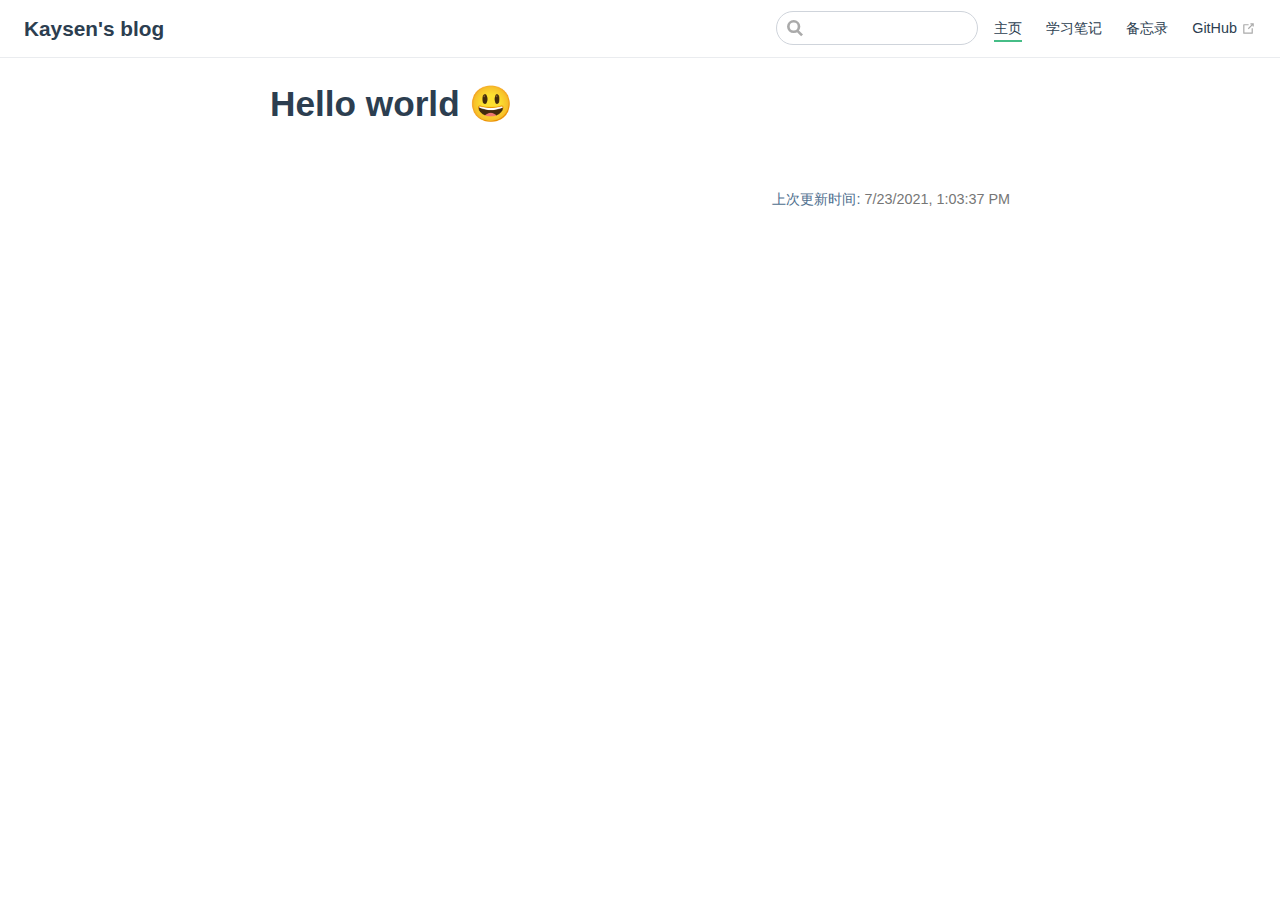
<file: index.html>
<!DOCTYPE html>
<html lang="en-US">
  <head>
    <meta charset="utf-8">
    <meta name="viewport" content="width=device-width,initial-scale=1">
    <title>Hello world :-) | Kaysen&#39;s blog</title>
    <meta name="generator" content="VuePress 1.8.2">
    
    <meta name="description" content="Just playing around">
    
    <link rel="preload" href="/assets/css/0.styles.2ef9e0c9.css" as="style"><link rel="preload" href="/assets/js/app.4d919b69.js" as="script"><link rel="preload" href="/assets/js/2.42c6ae38.js" as="script"><link rel="preload" href="/assets/js/7.11df132b.js" as="script"><link rel="prefetch" href="/assets/js/10.d5f82858.js"><link rel="prefetch" href="/assets/js/11.0b203a46.js"><link rel="prefetch" href="/assets/js/12.ad77b067.js"><link rel="prefetch" href="/assets/js/13.91ef520a.js"><link rel="prefetch" href="/assets/js/3.38df5c0a.js"><link rel="prefetch" href="/assets/js/4.989f8b1d.js"><link rel="prefetch" href="/assets/js/5.5d3de586.js"><link rel="prefetch" href="/assets/js/6.f87804d9.js"><link rel="prefetch" href="/assets/js/8.eb16add6.js"><link rel="prefetch" href="/assets/js/9.042ac3b8.js">
    <link rel="stylesheet" href="/assets/css/0.styles.2ef9e0c9.css">
  </head>
  <body>
    <div id="app" data-server-rendered="true"><div class="theme-container no-sidebar"><header class="navbar"><div class="sidebar-button"><svg xmlns="http://www.w3.org/2000/svg" aria-hidden="true" role="img" viewBox="0 0 448 512" class="icon"><path fill="currentColor" d="M436 124H12c-6.627 0-12-5.373-12-12V80c0-6.627 5.373-12 12-12h424c6.627 0 12 5.373 12 12v32c0 6.627-5.373 12-12 12zm0 160H12c-6.627 0-12-5.373-12-12v-32c0-6.627 5.373-12 12-12h424c6.627 0 12 5.373 12 12v32c0 6.627-5.373 12-12 12zm0 160H12c-6.627 0-12-5.373-12-12v-32c0-6.627 5.373-12 12-12h424c6.627 0 12 5.373 12 12v32c0 6.627-5.373 12-12 12z"></path></svg></div> <a href="/" aria-current="page" class="home-link router-link-exact-active router-link-active"><!----> <span class="site-name">Kaysen's blog</span></a> <div class="links"><div class="search-box"><input aria-label="Search" autocomplete="off" spellcheck="false" value=""> <!----></div> <nav class="nav-links can-hide"><div class="nav-item"><a href="/" aria-current="page" class="nav-link router-link-exact-active router-link-active">
  主页
</a></div><div class="nav-item"><a href="/note/" class="nav-link">
  学习笔记
</a></div><div class="nav-item"><a href="/memo/" class="nav-link">
  备忘录
</a></div><div class="nav-item"><a href="https://github.com/kaysenyim/blog" target="_blank" rel="noopener noreferrer" class="nav-link external">
  GitHub
  <span><svg xmlns="http://www.w3.org/2000/svg" aria-hidden="true" focusable="false" x="0px" y="0px" viewBox="0 0 100 100" width="15" height="15" class="icon outbound"><path fill="currentColor" d="M18.8,85.1h56l0,0c2.2,0,4-1.8,4-4v-32h-8v28h-48v-48h28v-8h-32l0,0c-2.2,0-4,1.8-4,4v56C14.8,83.3,16.6,85.1,18.8,85.1z"></path> <polygon fill="currentColor" points="45.7,48.7 51.3,54.3 77.2,28.5 77.2,37.2 85.2,37.2 85.2,14.9 62.8,14.9 62.8,22.9 71.5,22.9"></polygon></svg> <span class="sr-only">(opens new window)</span></span></a></div> <!----></nav></div></header> <div class="sidebar-mask"></div> <aside class="sidebar"><nav class="nav-links"><div class="nav-item"><a href="/" aria-current="page" class="nav-link router-link-exact-active router-link-active">
  主页
</a></div><div class="nav-item"><a href="/note/" class="nav-link">
  学习笔记
</a></div><div class="nav-item"><a href="/memo/" class="nav-link">
  备忘录
</a></div><div class="nav-item"><a href="https://github.com/kaysenyim/blog" target="_blank" rel="noopener noreferrer" class="nav-link external">
  GitHub
  <span><svg xmlns="http://www.w3.org/2000/svg" aria-hidden="true" focusable="false" x="0px" y="0px" viewBox="0 0 100 100" width="15" height="15" class="icon outbound"><path fill="currentColor" d="M18.8,85.1h56l0,0c2.2,0,4-1.8,4-4v-32h-8v28h-48v-48h28v-8h-32l0,0c-2.2,0-4,1.8-4,4v56C14.8,83.3,16.6,85.1,18.8,85.1z"></path> <polygon fill="currentColor" points="45.7,48.7 51.3,54.3 77.2,28.5 77.2,37.2 85.2,37.2 85.2,14.9 62.8,14.9 62.8,22.9 71.5,22.9"></polygon></svg> <span class="sr-only">(opens new window)</span></span></a></div> <!----></nav>  <!----> </aside> <main class="page"> <div class="theme-default-content content__default"><h1 id="hello-world"><a href="#hello-world" class="header-anchor">#</a> Hello world 😃</h1></div> <footer class="page-edit"><!----> <div class="last-updated"><span class="prefix">上次更新时间:</span> <span class="time">7/23/2021, 1:03:37 PM</span></div></footer> <!----> </main></div><div class="global-ui"><!----><fixed></fixed></div></div>
    <script src="/assets/js/app.4d919b69.js" defer></script><script src="/assets/js/2.42c6ae38.js" defer></script><script src="/assets/js/7.11df132b.js" defer></script>
  </body>
</html>
</file>
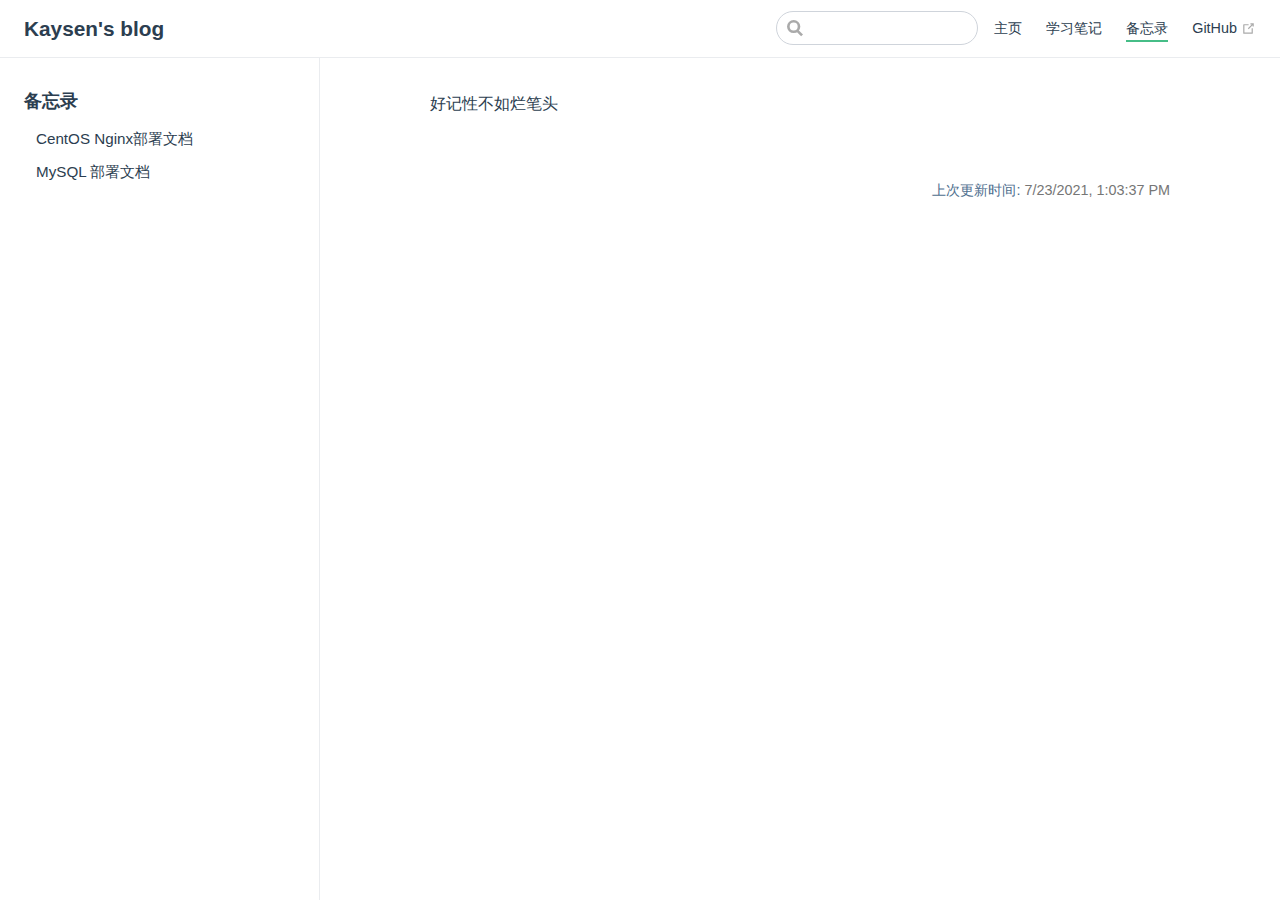
<file: memo/index.html>
<!DOCTYPE html>
<html lang="en-US">
  <head>
    <meta charset="utf-8">
    <meta name="viewport" content="width=device-width,initial-scale=1">
    <title>Kaysen&#39;s blog</title>
    <meta name="generator" content="VuePress 1.8.2">
    
    <meta name="description" content="Just playing around">
    
    <link rel="preload" href="/assets/css/0.styles.2ef9e0c9.css" as="style"><link rel="preload" href="/assets/js/app.4d919b69.js" as="script"><link rel="preload" href="/assets/js/2.42c6ae38.js" as="script"><link rel="preload" href="/assets/js/8.eb16add6.js" as="script"><link rel="prefetch" href="/assets/js/10.d5f82858.js"><link rel="prefetch" href="/assets/js/11.0b203a46.js"><link rel="prefetch" href="/assets/js/12.ad77b067.js"><link rel="prefetch" href="/assets/js/13.91ef520a.js"><link rel="prefetch" href="/assets/js/3.38df5c0a.js"><link rel="prefetch" href="/assets/js/4.989f8b1d.js"><link rel="prefetch" href="/assets/js/5.5d3de586.js"><link rel="prefetch" href="/assets/js/6.f87804d9.js"><link rel="prefetch" href="/assets/js/7.11df132b.js"><link rel="prefetch" href="/assets/js/9.042ac3b8.js">
    <link rel="stylesheet" href="/assets/css/0.styles.2ef9e0c9.css">
  </head>
  <body>
    <div id="app" data-server-rendered="true"><div class="theme-container"><header class="navbar"><div class="sidebar-button"><svg xmlns="http://www.w3.org/2000/svg" aria-hidden="true" role="img" viewBox="0 0 448 512" class="icon"><path fill="currentColor" d="M436 124H12c-6.627 0-12-5.373-12-12V80c0-6.627 5.373-12 12-12h424c6.627 0 12 5.373 12 12v32c0 6.627-5.373 12-12 12zm0 160H12c-6.627 0-12-5.373-12-12v-32c0-6.627 5.373-12 12-12h424c6.627 0 12 5.373 12 12v32c0 6.627-5.373 12-12 12zm0 160H12c-6.627 0-12-5.373-12-12v-32c0-6.627 5.373-12 12-12h424c6.627 0 12 5.373 12 12v32c0 6.627-5.373 12-12 12z"></path></svg></div> <a href="/" class="home-link router-link-active"><!----> <span class="site-name">Kaysen's blog</span></a> <div class="links"><div class="search-box"><input aria-label="Search" autocomplete="off" spellcheck="false" value=""> <!----></div> <nav class="nav-links can-hide"><div class="nav-item"><a href="/" class="nav-link">
  主页
</a></div><div class="nav-item"><a href="/note/" class="nav-link">
  学习笔记
</a></div><div class="nav-item"><a href="/memo/" aria-current="page" class="nav-link router-link-exact-active router-link-active">
  备忘录
</a></div><div class="nav-item"><a href="https://github.com/kaysenyim/blog" target="_blank" rel="noopener noreferrer" class="nav-link external">
  GitHub
  <span><svg xmlns="http://www.w3.org/2000/svg" aria-hidden="true" focusable="false" x="0px" y="0px" viewBox="0 0 100 100" width="15" height="15" class="icon outbound"><path fill="currentColor" d="M18.8,85.1h56l0,0c2.2,0,4-1.8,4-4v-32h-8v28h-48v-48h28v-8h-32l0,0c-2.2,0-4,1.8-4,4v56C14.8,83.3,16.6,85.1,18.8,85.1z"></path> <polygon fill="currentColor" points="45.7,48.7 51.3,54.3 77.2,28.5 77.2,37.2 85.2,37.2 85.2,14.9 62.8,14.9 62.8,22.9 71.5,22.9"></polygon></svg> <span class="sr-only">(opens new window)</span></span></a></div> <!----></nav></div></header> <div class="sidebar-mask"></div> <aside class="sidebar"><nav class="nav-links"><div class="nav-item"><a href="/" class="nav-link">
  主页
</a></div><div class="nav-item"><a href="/note/" class="nav-link">
  学习笔记
</a></div><div class="nav-item"><a href="/memo/" aria-current="page" class="nav-link router-link-exact-active router-link-active">
  备忘录
</a></div><div class="nav-item"><a href="https://github.com/kaysenyim/blog" target="_blank" rel="noopener noreferrer" class="nav-link external">
  GitHub
  <span><svg xmlns="http://www.w3.org/2000/svg" aria-hidden="true" focusable="false" x="0px" y="0px" viewBox="0 0 100 100" width="15" height="15" class="icon outbound"><path fill="currentColor" d="M18.8,85.1h56l0,0c2.2,0,4-1.8,4-4v-32h-8v28h-48v-48h28v-8h-32l0,0c-2.2,0-4,1.8-4,4v56C14.8,83.3,16.6,85.1,18.8,85.1z"></path> <polygon fill="currentColor" points="45.7,48.7 51.3,54.3 77.2,28.5 77.2,37.2 85.2,37.2 85.2,14.9 62.8,14.9 62.8,22.9 71.5,22.9"></polygon></svg> <span class="sr-only">(opens new window)</span></span></a></div> <!----></nav>  <ul class="sidebar-links"><li><section class="sidebar-group depth-0"><p class="sidebar-heading open"><span>备忘录</span> <!----></p> <ul class="sidebar-links sidebar-group-items"><li><a href="/memo/nginx.html" class="sidebar-link">CentOS Nginx部署文档</a></li><li><a href="/memo/mysql.html" class="sidebar-link">MySQL 部署文档</a></li></ul></section></li></ul> </aside> <main class="page"> <div class="theme-default-content content__default"><p>好记性不如烂笔头</p></div> <footer class="page-edit"><!----> <div class="last-updated"><span class="prefix">上次更新时间:</span> <span class="time">7/23/2021, 1:03:37 PM</span></div></footer> <!----> </main></div><div class="global-ui"><!----><fixed></fixed></div></div>
    <script src="/assets/js/app.4d919b69.js" defer></script><script src="/assets/js/2.42c6ae38.js" defer></script><script src="/assets/js/8.eb16add6.js" defer></script>
  </body>
</html>
</file>
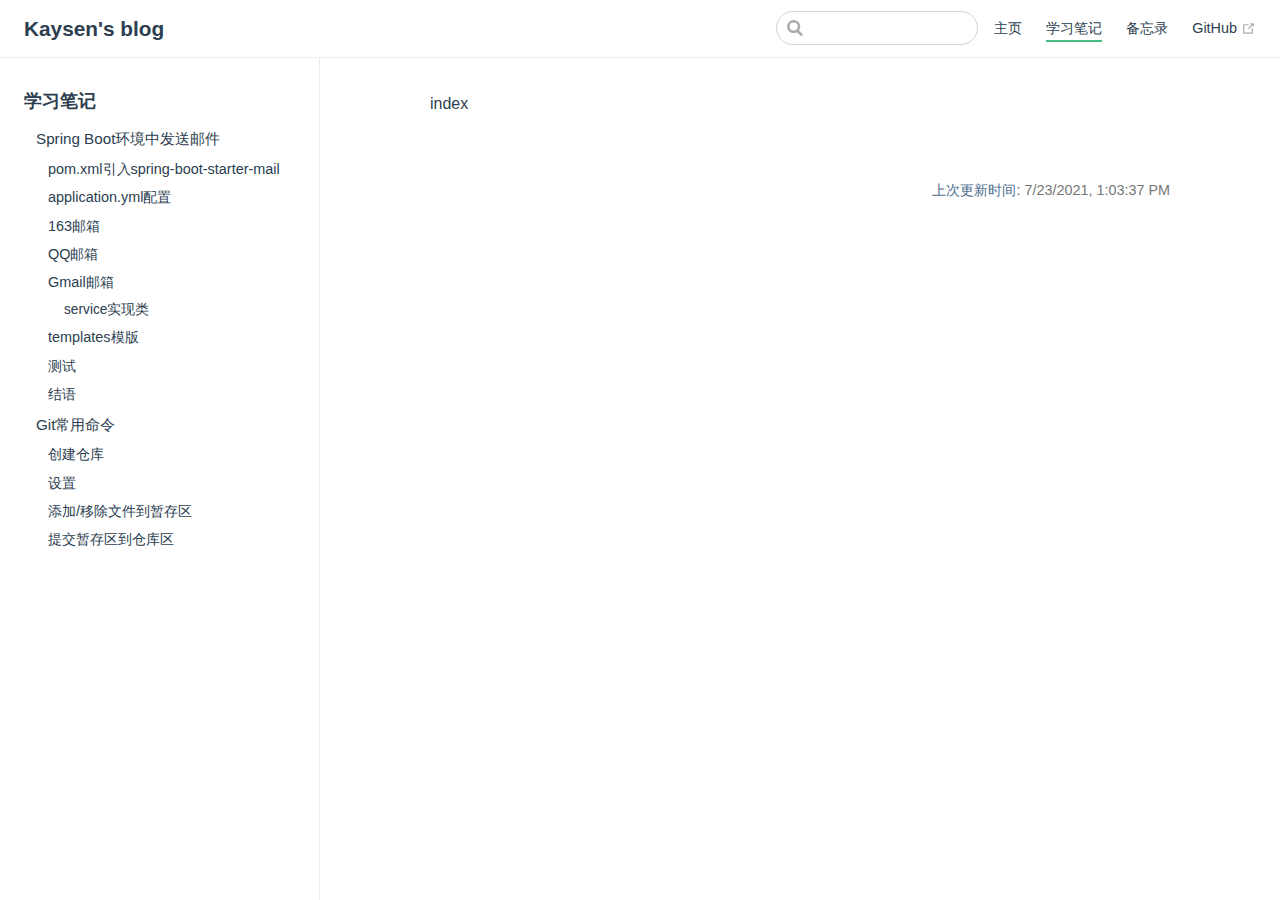
<file: note/index.html>
<!DOCTYPE html>
<html lang="en-US">
  <head>
    <meta charset="utf-8">
    <meta name="viewport" content="width=device-width,initial-scale=1">
    <title>Kaysen&#39;s blog</title>
    <meta name="generator" content="VuePress 1.8.2">
    
    <meta name="description" content="Just playing around">
    
    <link rel="preload" href="/assets/css/0.styles.2ef9e0c9.css" as="style"><link rel="preload" href="/assets/js/app.4d919b69.js" as="script"><link rel="preload" href="/assets/js/2.42c6ae38.js" as="script"><link rel="preload" href="/assets/js/11.0b203a46.js" as="script"><link rel="prefetch" href="/assets/js/10.d5f82858.js"><link rel="prefetch" href="/assets/js/12.ad77b067.js"><link rel="prefetch" href="/assets/js/13.91ef520a.js"><link rel="prefetch" href="/assets/js/3.38df5c0a.js"><link rel="prefetch" href="/assets/js/4.989f8b1d.js"><link rel="prefetch" href="/assets/js/5.5d3de586.js"><link rel="prefetch" href="/assets/js/6.f87804d9.js"><link rel="prefetch" href="/assets/js/7.11df132b.js"><link rel="prefetch" href="/assets/js/8.eb16add6.js"><link rel="prefetch" href="/assets/js/9.042ac3b8.js">
    <link rel="stylesheet" href="/assets/css/0.styles.2ef9e0c9.css">
  </head>
  <body>
    <div id="app" data-server-rendered="true"><div class="theme-container"><header class="navbar"><div class="sidebar-button"><svg xmlns="http://www.w3.org/2000/svg" aria-hidden="true" role="img" viewBox="0 0 448 512" class="icon"><path fill="currentColor" d="M436 124H12c-6.627 0-12-5.373-12-12V80c0-6.627 5.373-12 12-12h424c6.627 0 12 5.373 12 12v32c0 6.627-5.373 12-12 12zm0 160H12c-6.627 0-12-5.373-12-12v-32c0-6.627 5.373-12 12-12h424c6.627 0 12 5.373 12 12v32c0 6.627-5.373 12-12 12zm0 160H12c-6.627 0-12-5.373-12-12v-32c0-6.627 5.373-12 12-12h424c6.627 0 12 5.373 12 12v32c0 6.627-5.373 12-12 12z"></path></svg></div> <a href="/" class="home-link router-link-active"><!----> <span class="site-name">Kaysen's blog</span></a> <div class="links"><div class="search-box"><input aria-label="Search" autocomplete="off" spellcheck="false" value=""> <!----></div> <nav class="nav-links can-hide"><div class="nav-item"><a href="/" class="nav-link">
  主页
</a></div><div class="nav-item"><a href="/note/" aria-current="page" class="nav-link router-link-exact-active router-link-active">
  学习笔记
</a></div><div class="nav-item"><a href="/memo/" class="nav-link">
  备忘录
</a></div><div class="nav-item"><a href="https://github.com/kaysenyim/blog" target="_blank" rel="noopener noreferrer" class="nav-link external">
  GitHub
  <span><svg xmlns="http://www.w3.org/2000/svg" aria-hidden="true" focusable="false" x="0px" y="0px" viewBox="0 0 100 100" width="15" height="15" class="icon outbound"><path fill="currentColor" d="M18.8,85.1h56l0,0c2.2,0,4-1.8,4-4v-32h-8v28h-48v-48h28v-8h-32l0,0c-2.2,0-4,1.8-4,4v56C14.8,83.3,16.6,85.1,18.8,85.1z"></path> <polygon fill="currentColor" points="45.7,48.7 51.3,54.3 77.2,28.5 77.2,37.2 85.2,37.2 85.2,14.9 62.8,14.9 62.8,22.9 71.5,22.9"></polygon></svg> <span class="sr-only">(opens new window)</span></span></a></div> <!----></nav></div></header> <div class="sidebar-mask"></div> <aside class="sidebar"><nav class="nav-links"><div class="nav-item"><a href="/" class="nav-link">
  主页
</a></div><div class="nav-item"><a href="/note/" aria-current="page" class="nav-link router-link-exact-active router-link-active">
  学习笔记
</a></div><div class="nav-item"><a href="/memo/" class="nav-link">
  备忘录
</a></div><div class="nav-item"><a href="https://github.com/kaysenyim/blog" target="_blank" rel="noopener noreferrer" class="nav-link external">
  GitHub
  <span><svg xmlns="http://www.w3.org/2000/svg" aria-hidden="true" focusable="false" x="0px" y="0px" viewBox="0 0 100 100" width="15" height="15" class="icon outbound"><path fill="currentColor" d="M18.8,85.1h56l0,0c2.2,0,4-1.8,4-4v-32h-8v28h-48v-48h28v-8h-32l0,0c-2.2,0-4,1.8-4,4v56C14.8,83.3,16.6,85.1,18.8,85.1z"></path> <polygon fill="currentColor" points="45.7,48.7 51.3,54.3 77.2,28.5 77.2,37.2 85.2,37.2 85.2,14.9 62.8,14.9 62.8,22.9 71.5,22.9"></polygon></svg> <span class="sr-only">(opens new window)</span></span></a></div> <!----></nav>  <ul class="sidebar-links"><li><section class="sidebar-group depth-0"><p class="sidebar-heading open"><span>学习笔记</span> <!----></p> <ul class="sidebar-links sidebar-group-items"><li><a href="/note/spring-boot/spring-boot-starter-mail.html" class="sidebar-link">Spring Boot环境中发送邮件</a><ul class="sidebar-sub-headers"><li class="sidebar-sub-header"><a href="/note/spring-boot/spring-boot-starter-mail.html#pom-xml引入spring-boot-starter-mail" class="sidebar-link">pom.xml引入spring-boot-starter-mail</a></li><li class="sidebar-sub-header"><a href="/note/spring-boot/spring-boot-starter-mail.html#application-yml配置" class="sidebar-link">application.yml配置</a></li><li class="sidebar-sub-header"><a href="/note/spring-boot/spring-boot-starter-mail.html#_163邮箱" class="sidebar-link">163邮箱</a></li><li class="sidebar-sub-header"><a href="/note/spring-boot/spring-boot-starter-mail.html#qq邮箱" class="sidebar-link">QQ邮箱</a></li><li class="sidebar-sub-header"><a href="/note/spring-boot/spring-boot-starter-mail.html#gmail邮箱" class="sidebar-link">Gmail邮箱</a><ul class="sidebar-sub-headers"><li class="sidebar-sub-header"><a href="/note/spring-boot/spring-boot-starter-mail.html#service实现类" class="sidebar-link">service实现类</a></li></ul></li><li class="sidebar-sub-header"><a href="/note/spring-boot/spring-boot-starter-mail.html#templates模版" class="sidebar-link">templates模版</a></li><li class="sidebar-sub-header"><a href="/note/spring-boot/spring-boot-starter-mail.html#测试" class="sidebar-link">测试</a></li><li class="sidebar-sub-header"><a href="/note/spring-boot/spring-boot-starter-mail.html#结语" class="sidebar-link">结语</a></li></ul></li><li><a href="/note/git.html" class="sidebar-link">Git常用命令</a><ul class="sidebar-sub-headers"><li class="sidebar-sub-header"><a href="/note/git.html#创建仓库" class="sidebar-link">创建仓库</a></li><li class="sidebar-sub-header"><a href="/note/git.html#设置" class="sidebar-link">设置</a></li><li class="sidebar-sub-header"><a href="/note/git.html#添加-移除文件到暂存区" class="sidebar-link">添加/移除文件到暂存区</a></li><li class="sidebar-sub-header"><a href="/note/git.html#提交暂存区到仓库区" class="sidebar-link">提交暂存区到仓库区</a></li></ul></li></ul></section></li></ul> </aside> <main class="page"> <div class="theme-default-content content__default"><p>index</p></div> <footer class="page-edit"><!----> <div class="last-updated"><span class="prefix">上次更新时间:</span> <span class="time">7/23/2021, 1:03:37 PM</span></div></footer> <!----> </main></div><div class="global-ui"><!----><fixed></fixed></div></div>
    <script src="/assets/js/app.4d919b69.js" defer></script><script src="/assets/js/2.42c6ae38.js" defer></script><script src="/assets/js/11.0b203a46.js" defer></script>
  </body>
</html>
</file>
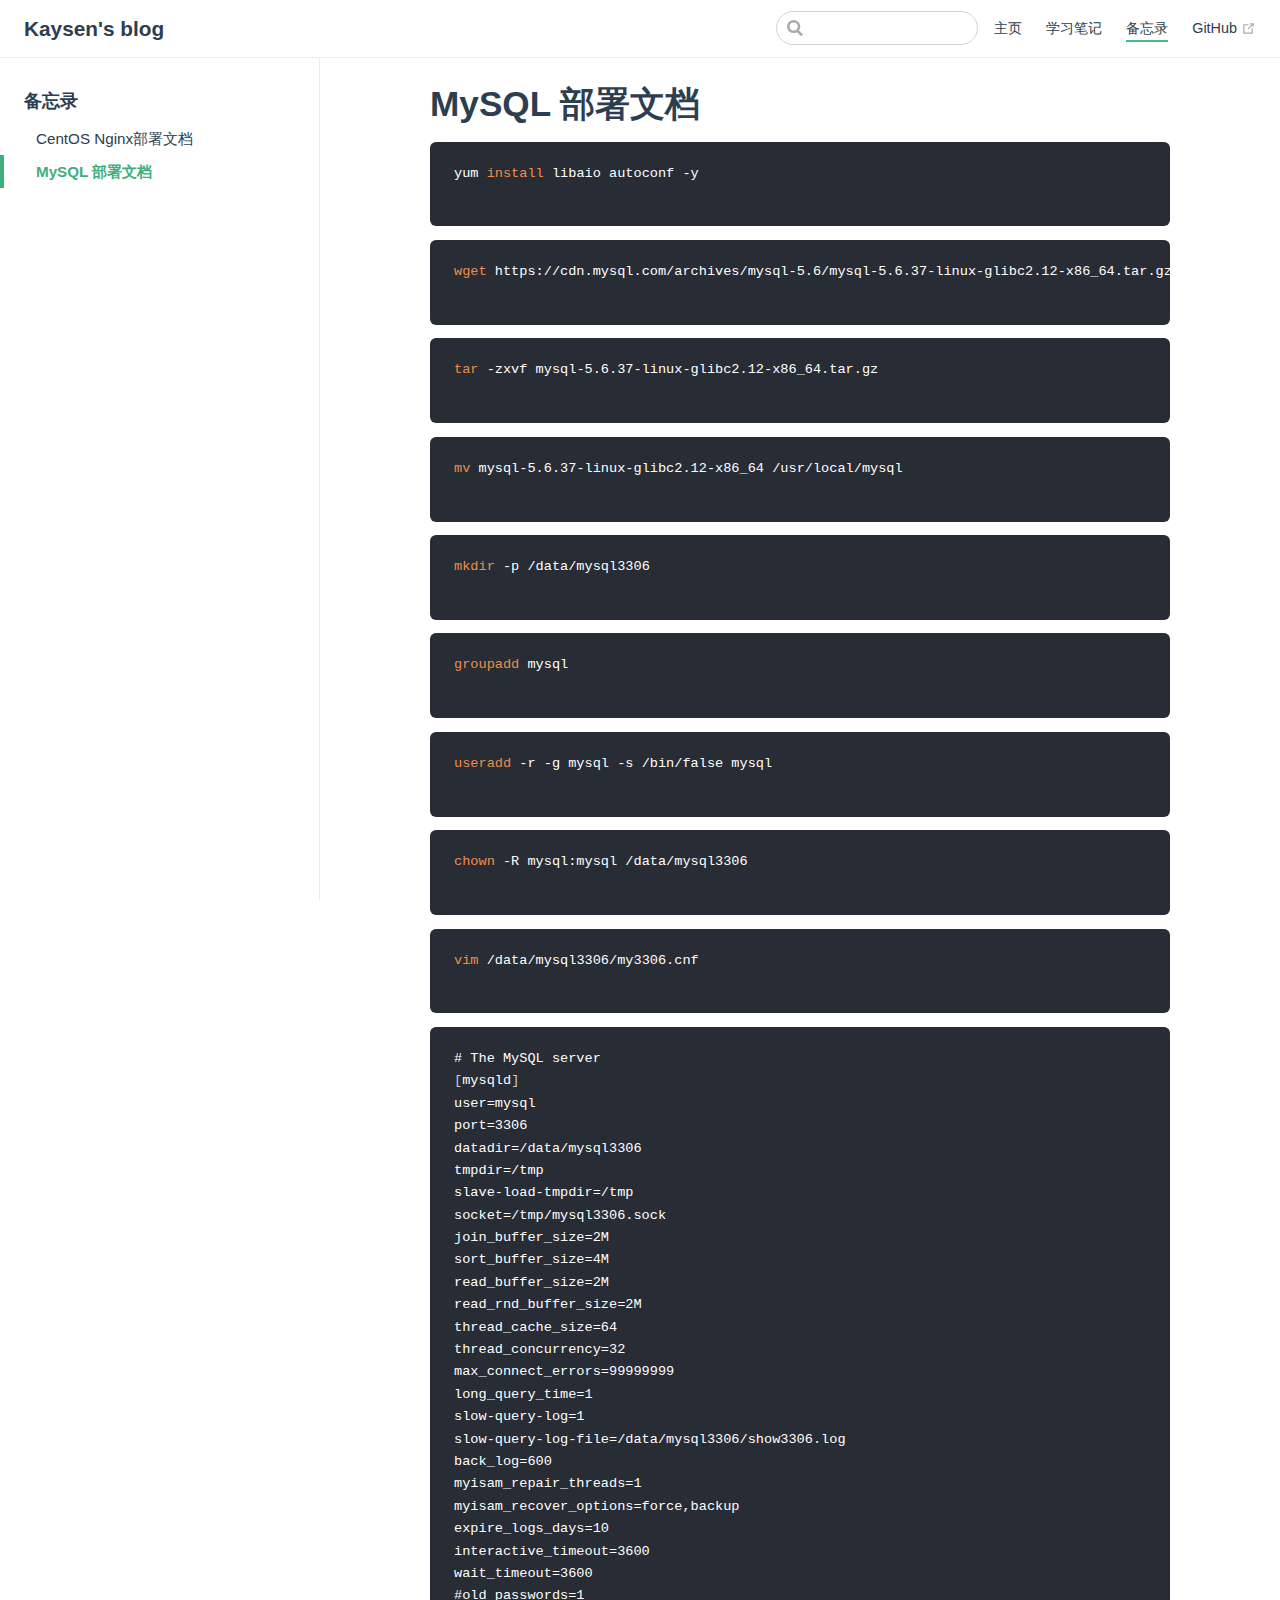
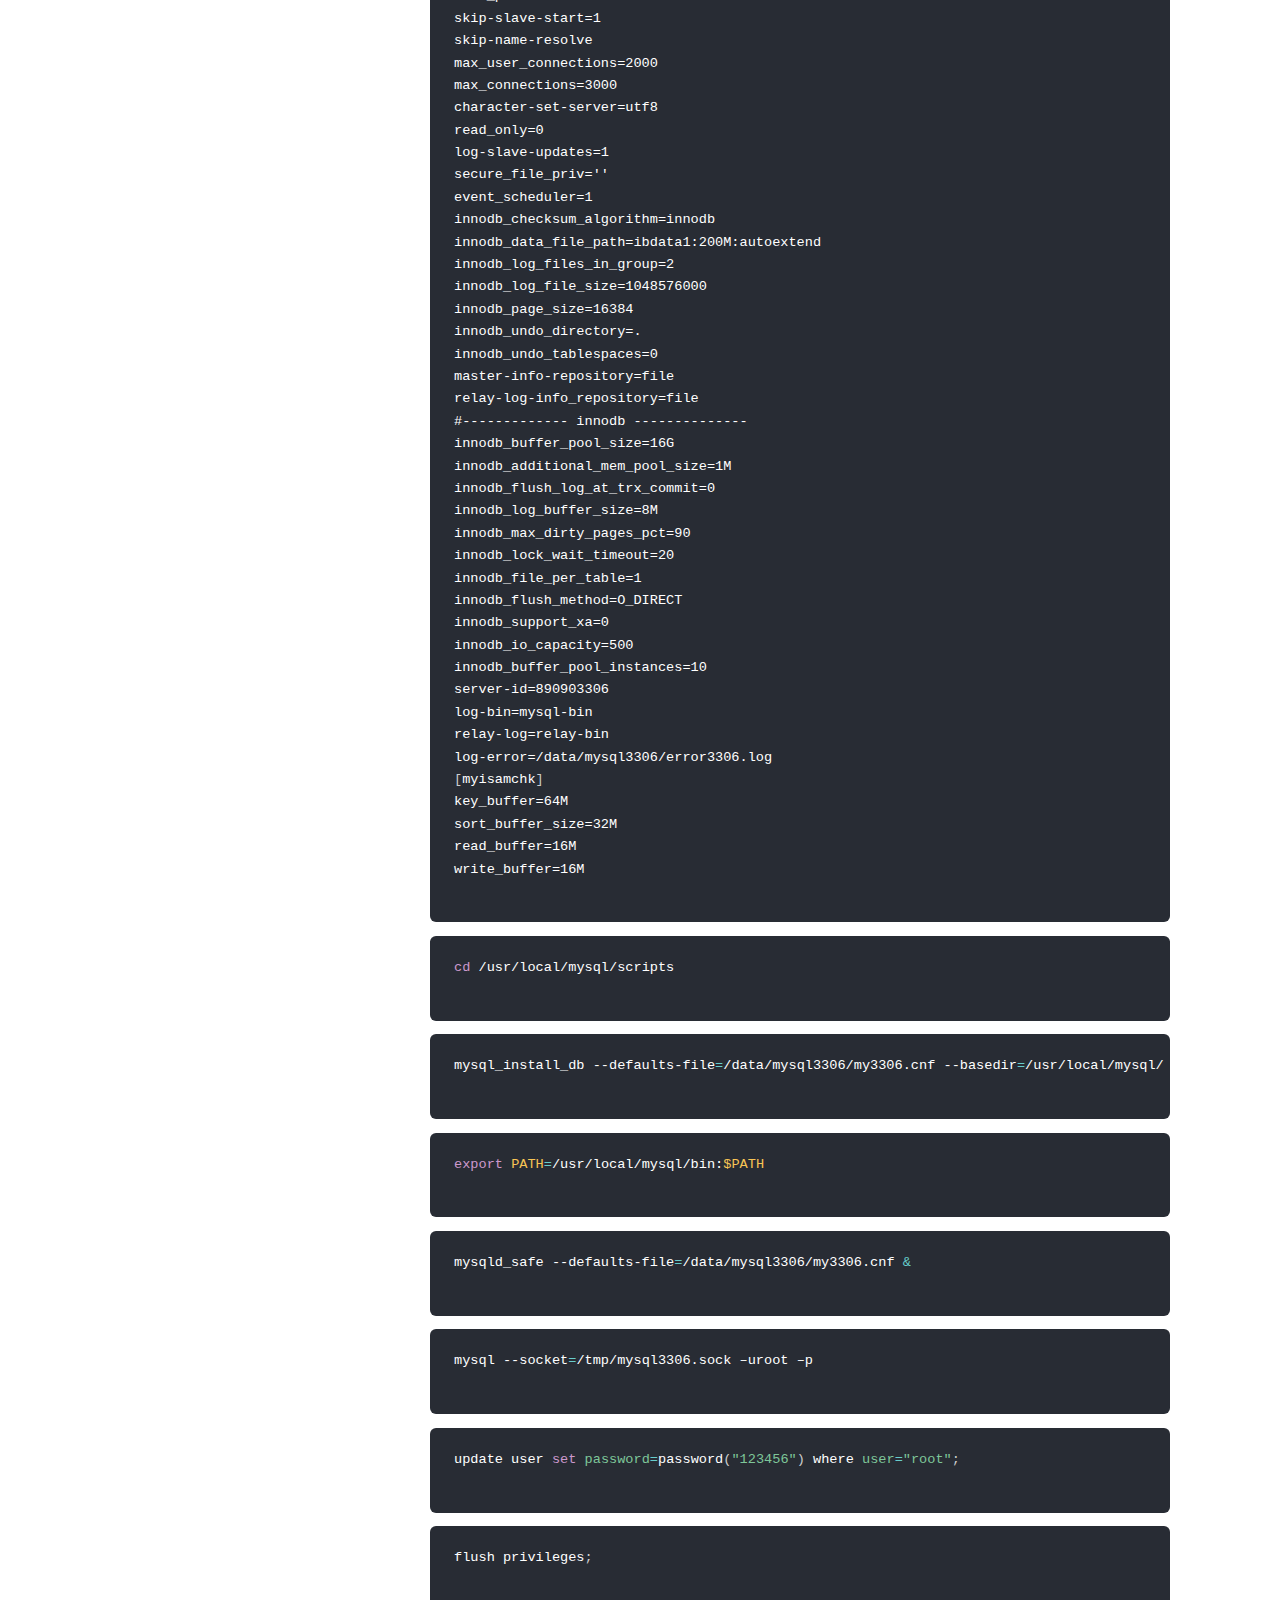
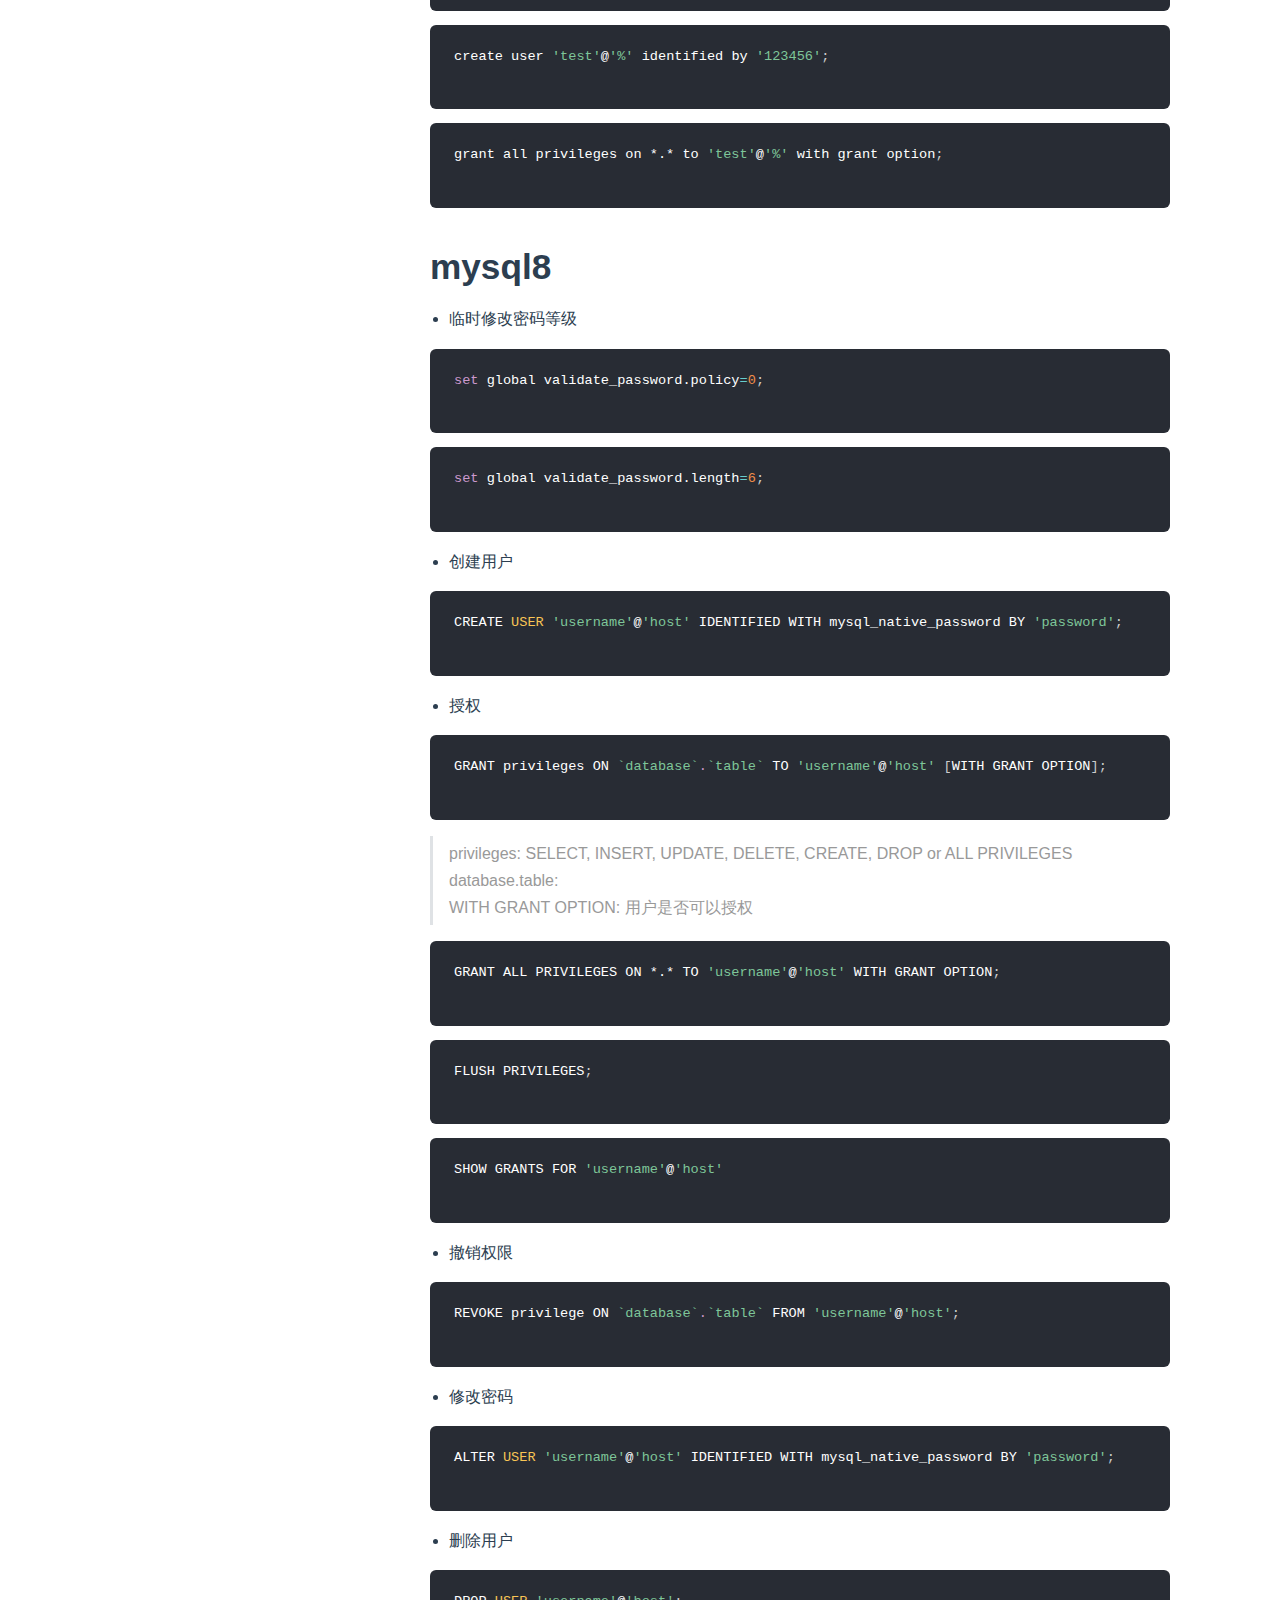
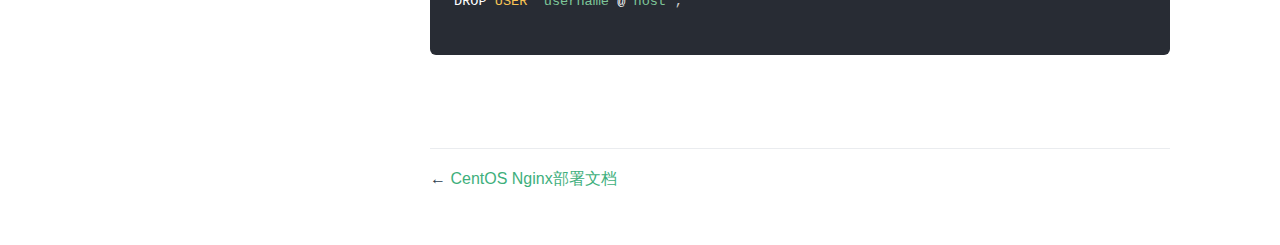
<file: memo/mysql.html>
<!DOCTYPE html>
<html lang="en-US">
  <head>
    <meta charset="utf-8">
    <meta name="viewport" content="width=device-width,initial-scale=1">
    <title>MySQL 部署文档 | Kaysen&#39;s blog</title>
    <meta name="generator" content="VuePress 1.8.2">
    
    <meta name="description" content="Just playing around">
    
    <link rel="preload" href="/assets/css/0.styles.2ef9e0c9.css" as="style"><link rel="preload" href="/assets/js/app.4d919b69.js" as="script"><link rel="preload" href="/assets/js/2.42c6ae38.js" as="script"><link rel="preload" href="/assets/js/9.042ac3b8.js" as="script"><link rel="prefetch" href="/assets/js/10.d5f82858.js"><link rel="prefetch" href="/assets/js/11.0b203a46.js"><link rel="prefetch" href="/assets/js/12.ad77b067.js"><link rel="prefetch" href="/assets/js/13.91ef520a.js"><link rel="prefetch" href="/assets/js/3.38df5c0a.js"><link rel="prefetch" href="/assets/js/4.989f8b1d.js"><link rel="prefetch" href="/assets/js/5.5d3de586.js"><link rel="prefetch" href="/assets/js/6.f87804d9.js"><link rel="prefetch" href="/assets/js/7.11df132b.js"><link rel="prefetch" href="/assets/js/8.eb16add6.js">
    <link rel="stylesheet" href="/assets/css/0.styles.2ef9e0c9.css">
  </head>
  <body>
    <div id="app" data-server-rendered="true"><div class="theme-container"><header class="navbar"><div class="sidebar-button"><svg xmlns="http://www.w3.org/2000/svg" aria-hidden="true" role="img" viewBox="0 0 448 512" class="icon"><path fill="currentColor" d="M436 124H12c-6.627 0-12-5.373-12-12V80c0-6.627 5.373-12 12-12h424c6.627 0 12 5.373 12 12v32c0 6.627-5.373 12-12 12zm0 160H12c-6.627 0-12-5.373-12-12v-32c0-6.627 5.373-12 12-12h424c6.627 0 12 5.373 12 12v32c0 6.627-5.373 12-12 12zm0 160H12c-6.627 0-12-5.373-12-12v-32c0-6.627 5.373-12 12-12h424c6.627 0 12 5.373 12 12v32c0 6.627-5.373 12-12 12z"></path></svg></div> <a href="/" class="home-link router-link-active"><!----> <span class="site-name">Kaysen's blog</span></a> <div class="links"><div class="search-box"><input aria-label="Search" autocomplete="off" spellcheck="false" value=""> <!----></div> <nav class="nav-links can-hide"><div class="nav-item"><a href="/" class="nav-link">
  主页
</a></div><div class="nav-item"><a href="/note/" class="nav-link">
  学习笔记
</a></div><div class="nav-item"><a href="/memo/" class="nav-link router-link-active">
  备忘录
</a></div><div class="nav-item"><a href="https://github.com/kaysenyim/blog" target="_blank" rel="noopener noreferrer" class="nav-link external">
  GitHub
  <span><svg xmlns="http://www.w3.org/2000/svg" aria-hidden="true" focusable="false" x="0px" y="0px" viewBox="0 0 100 100" width="15" height="15" class="icon outbound"><path fill="currentColor" d="M18.8,85.1h56l0,0c2.2,0,4-1.8,4-4v-32h-8v28h-48v-48h28v-8h-32l0,0c-2.2,0-4,1.8-4,4v56C14.8,83.3,16.6,85.1,18.8,85.1z"></path> <polygon fill="currentColor" points="45.7,48.7 51.3,54.3 77.2,28.5 77.2,37.2 85.2,37.2 85.2,14.9 62.8,14.9 62.8,22.9 71.5,22.9"></polygon></svg> <span class="sr-only">(opens new window)</span></span></a></div> <!----></nav></div></header> <div class="sidebar-mask"></div> <aside class="sidebar"><nav class="nav-links"><div class="nav-item"><a href="/" class="nav-link">
  主页
</a></div><div class="nav-item"><a href="/note/" class="nav-link">
  学习笔记
</a></div><div class="nav-item"><a href="/memo/" class="nav-link router-link-active">
  备忘录
</a></div><div class="nav-item"><a href="https://github.com/kaysenyim/blog" target="_blank" rel="noopener noreferrer" class="nav-link external">
  GitHub
  <span><svg xmlns="http://www.w3.org/2000/svg" aria-hidden="true" focusable="false" x="0px" y="0px" viewBox="0 0 100 100" width="15" height="15" class="icon outbound"><path fill="currentColor" d="M18.8,85.1h56l0,0c2.2,0,4-1.8,4-4v-32h-8v28h-48v-48h28v-8h-32l0,0c-2.2,0-4,1.8-4,4v56C14.8,83.3,16.6,85.1,18.8,85.1z"></path> <polygon fill="currentColor" points="45.7,48.7 51.3,54.3 77.2,28.5 77.2,37.2 85.2,37.2 85.2,14.9 62.8,14.9 62.8,22.9 71.5,22.9"></polygon></svg> <span class="sr-only">(opens new window)</span></span></a></div> <!----></nav>  <ul class="sidebar-links"><li><section class="sidebar-group depth-0"><p class="sidebar-heading open"><span>备忘录</span> <!----></p> <ul class="sidebar-links sidebar-group-items"><li><a href="/memo/nginx.html" class="sidebar-link">CentOS Nginx部署文档</a></li><li><a href="/memo/mysql.html" aria-current="page" class="active sidebar-link">MySQL 部署文档</a></li></ul></section></li></ul> </aside> <main class="page"> <div class="theme-default-content content__default"><h1 id="mysql-部署文档"><a href="#mysql-部署文档" class="header-anchor">#</a> MySQL 部署文档</h1> <div class="language-shell extra-class"><pre class="language-shell"><code>yum <span class="token function">install</span> libaio autoconf -y
</code></pre></div><div class="language-shell extra-class"><pre class="language-shell"><code><span class="token function">wget</span> https://cdn.mysql.com/archives/mysql-5.6/mysql-5.6.37-linux-glibc2.12-x86_64.tar.gz
</code></pre></div><div class="language-shell extra-class"><pre class="language-shell"><code><span class="token function">tar</span> -zxvf mysql-5.6.37-linux-glibc2.12-x86_64.tar.gz
</code></pre></div><div class="language-shell extra-class"><pre class="language-shell"><code><span class="token function">mv</span> mysql-5.6.37-linux-glibc2.12-x86_64 /usr/local/mysql
</code></pre></div><div class="language-shell extra-class"><pre class="language-shell"><code><span class="token function">mkdir</span> -p /data/mysql3306
</code></pre></div><div class="language-shell extra-class"><pre class="language-shell"><code><span class="token function">groupadd</span> mysql
</code></pre></div><div class="language-shell extra-class"><pre class="language-shell"><code><span class="token function">useradd</span> -r -g mysql -s /bin/false mysql
</code></pre></div><div class="language-shell extra-class"><pre class="language-shell"><code><span class="token function">chown</span> -R mysql:mysql /data/mysql3306
</code></pre></div><div class="language-shell extra-class"><pre class="language-shell"><code><span class="token function">vim</span> /data/mysql3306/my3306.cnf
</code></pre></div><div class="language-tex extra-class"><pre class="language-tex"><code># The MySQL server
<span class="token punctuation">[</span>mysqld<span class="token punctuation">]</span>
user=mysql
port=3306
datadir=/data/mysql3306
tmpdir=/tmp
slave-load-tmpdir=/tmp
socket=/tmp/mysql3306.sock
join_buffer_size=2M
sort_buffer_size=4M
read_buffer_size=2M
read_rnd_buffer_size=2M
thread_cache_size=64
thread_concurrency=32
max_connect_errors=99999999
long_query_time=1
slow-query-log=1
slow-query-log-file=/data/mysql3306/show3306.log
back_log=600
myisam_repair_threads=1
myisam_recover_options=force,backup
expire_logs_days=10
interactive_timeout=3600
wait_timeout=3600
#old_passwords=1
skip-slave-start=1
skip-name-resolve
max_user_connections=2000
max_connections=3000
character-set-server=utf8
read_only=0
log-slave-updates=1
secure_file_priv=''
event_scheduler=1
innodb_checksum_algorithm=innodb
innodb_data_file_path=ibdata1:200M:autoextend
innodb_log_files_in_group=2
innodb_log_file_size=1048576000
innodb_page_size=16384
innodb_undo_directory=.
innodb_undo_tablespaces=0
master-info-repository=file
relay-log-info_repository=file
#------------- innodb --------------
innodb_buffer_pool_size=16G
innodb_additional_mem_pool_size=1M
innodb_flush_log_at_trx_commit=0
innodb_log_buffer_size=8M
innodb_max_dirty_pages_pct=90
innodb_lock_wait_timeout=20
innodb_file_per_table=1
innodb_flush_method=O_DIRECT
innodb_support_xa=0
innodb_io_capacity=500
innodb_buffer_pool_instances=10
server-id=890903306
log-bin=mysql-bin
relay-log=relay-bin
log-error=/data/mysql3306/error3306.log
<span class="token punctuation">[</span>myisamchk<span class="token punctuation">]</span>
key_buffer=64M
sort_buffer_size=32M
read_buffer=16M
write_buffer=16M
</code></pre></div><div class="language-shell extra-class"><pre class="language-shell"><code><span class="token builtin class-name">cd</span> /usr/local/mysql/scripts
</code></pre></div><div class="language-shell extra-class"><pre class="language-shell"><code>mysql_install_db --defaults-file<span class="token operator">=</span>/data/mysql3306/my3306.cnf --basedir<span class="token operator">=</span>/usr/local/mysql/ --datadir<span class="token operator">=</span>/data/mysql3306/ --user<span class="token operator">=</span>mysql
</code></pre></div><div class="language-shell extra-class"><pre class="language-shell"><code><span class="token builtin class-name">export</span> <span class="token assign-left variable"><span class="token environment constant">PATH</span></span><span class="token operator">=</span>/usr/local/mysql/bin:<span class="token environment constant">$PATH</span>
</code></pre></div><div class="language-shell extra-class"><pre class="language-shell"><code>mysqld_safe --defaults-file<span class="token operator">=</span>/data/mysql3306/my3306.cnf <span class="token operator">&amp;</span>
</code></pre></div><div class="language-shell extra-class"><pre class="language-shell"><code>mysql --socket<span class="token operator">=</span>/tmp/mysql3306.sock –uroot –p
</code></pre></div><div class="language-shell extra-class"><pre class="language-shell"><code>update user <span class="token builtin class-name">set</span> <span class="token assign-left variable">password</span><span class="token operator">=</span>password<span class="token punctuation">(</span><span class="token string">&quot;123456&quot;</span><span class="token punctuation">)</span> where <span class="token assign-left variable">user</span><span class="token operator">=</span><span class="token string">&quot;root&quot;</span><span class="token punctuation">;</span>
</code></pre></div><div class="language-shell extra-class"><pre class="language-shell"><code>flush privileges<span class="token punctuation">;</span>
</code></pre></div><div class="language-shell extra-class"><pre class="language-shell"><code>create user <span class="token string">'test'</span>@<span class="token string">'%'</span> identified by <span class="token string">'123456'</span><span class="token punctuation">;</span>
</code></pre></div><div class="language-shell extra-class"><pre class="language-shell"><code>grant all privileges on *.* to <span class="token string">'test'</span>@<span class="token string">'%'</span> with grant option<span class="token punctuation">;</span>
</code></pre></div><h1 id="mysql8"><a href="#mysql8" class="header-anchor">#</a> mysql8</h1> <ul><li>临时修改密码等级</li></ul> <div class="language-shell extra-class"><pre class="language-shell"><code><span class="token builtin class-name">set</span> global validate_password.policy<span class="token operator">=</span><span class="token number">0</span><span class="token punctuation">;</span>
</code></pre></div><div class="language-shell extra-class"><pre class="language-shell"><code><span class="token builtin class-name">set</span> global validate_password.length<span class="token operator">=</span><span class="token number">6</span><span class="token punctuation">;</span>
</code></pre></div><ul><li>创建用户</li></ul> <div class="language-shell extra-class"><pre class="language-shell"><code>CREATE <span class="token environment constant">USER</span> <span class="token string">'username'</span>@<span class="token string">'host'</span> IDENTIFIED WITH mysql_native_password BY <span class="token string">'password'</span><span class="token punctuation">;</span>
</code></pre></div><ul><li>授权</li></ul> <div class="language-shell extra-class"><pre class="language-shell"><code>GRANT privileges ON <span class="token variable"><span class="token variable">`</span>database<span class="token variable">`</span></span><span class="token builtin class-name">.</span><span class="token variable"><span class="token variable">`</span>table<span class="token variable">`</span></span> TO <span class="token string">'username'</span>@<span class="token string">'host'</span> <span class="token punctuation">[</span>WITH GRANT OPTION<span class="token punctuation">]</span><span class="token punctuation">;</span>
</code></pre></div><blockquote><p>privileges: SELECT, INSERT, UPDATE, DELETE, CREATE, DROP or ALL PRIVILEGES</p> <p>database.table:</p> <p>WITH GRANT OPTION: 用户是否可以授权</p></blockquote> <div class="language-shell extra-class"><pre class="language-shell"><code>GRANT ALL PRIVILEGES ON *.* TO <span class="token string">'username'</span>@<span class="token string">'host'</span> WITH GRANT OPTION<span class="token punctuation">;</span>
</code></pre></div><div class="language-shell extra-class"><pre class="language-shell"><code>FLUSH PRIVILEGES<span class="token punctuation">;</span>
</code></pre></div><div class="language-shell extra-class"><pre class="language-shell"><code>SHOW GRANTS FOR <span class="token string">'username'</span>@<span class="token string">'host'</span>
</code></pre></div><ul><li>撤销权限</li></ul> <div class="language-shell extra-class"><pre class="language-shell"><code>REVOKE privilege ON <span class="token variable"><span class="token variable">`</span>database<span class="token variable">`</span></span><span class="token builtin class-name">.</span><span class="token variable"><span class="token variable">`</span>table<span class="token variable">`</span></span> FROM <span class="token string">'username'</span>@<span class="token string">'host'</span><span class="token punctuation">;</span>
</code></pre></div><ul><li>修改密码</li></ul> <div class="language-shell extra-class"><pre class="language-shell"><code>ALTER <span class="token environment constant">USER</span> <span class="token string">'username'</span>@<span class="token string">'host'</span> IDENTIFIED WITH mysql_native_password BY <span class="token string">'password'</span><span class="token punctuation">;</span>
</code></pre></div><ul><li>删除用户</li></ul> <div class="language-shell extra-class"><pre class="language-shell"><code>DROP <span class="token environment constant">USER</span> <span class="token string">'username'</span>@<span class="token string">'host'</span><span class="token punctuation">;</span>
</code></pre></div></div> <footer class="page-edit"><!----> <!----></footer> <div class="page-nav"><p class="inner"><span class="prev">
      ←
      <a href="/memo/nginx.html" class="prev">
        CentOS Nginx部署文档
      </a></span> <!----></p></div> </main></div><div class="global-ui"><!----><fixed></fixed></div></div>
    <script src="/assets/js/app.4d919b69.js" defer></script><script src="/assets/js/2.42c6ae38.js" defer></script><script src="/assets/js/9.042ac3b8.js" defer></script>
  </body>
</html>
</file>
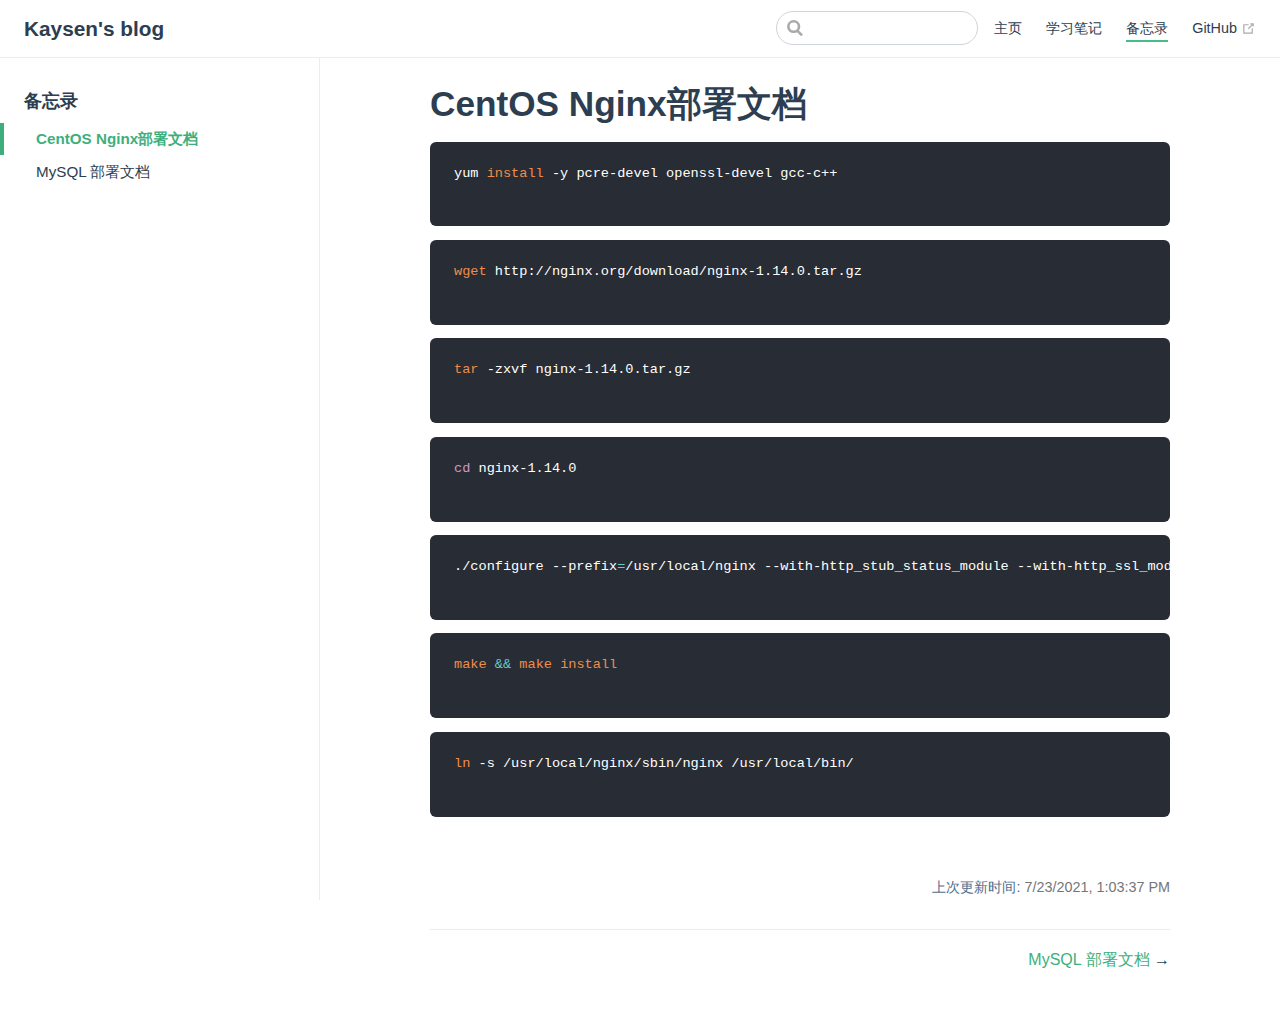
<file: memo/nginx.html>
<!DOCTYPE html>
<html lang="en-US">
  <head>
    <meta charset="utf-8">
    <meta name="viewport" content="width=device-width,initial-scale=1">
    <title>CentOS Nginx部署文档 | Kaysen&#39;s blog</title>
    <meta name="generator" content="VuePress 1.8.2">
    
    <meta name="description" content="Just playing around">
    
    <link rel="preload" href="/assets/css/0.styles.2ef9e0c9.css" as="style"><link rel="preload" href="/assets/js/app.4d919b69.js" as="script"><link rel="preload" href="/assets/js/2.42c6ae38.js" as="script"><link rel="preload" href="/assets/js/10.d5f82858.js" as="script"><link rel="prefetch" href="/assets/js/11.0b203a46.js"><link rel="prefetch" href="/assets/js/12.ad77b067.js"><link rel="prefetch" href="/assets/js/13.91ef520a.js"><link rel="prefetch" href="/assets/js/3.38df5c0a.js"><link rel="prefetch" href="/assets/js/4.989f8b1d.js"><link rel="prefetch" href="/assets/js/5.5d3de586.js"><link rel="prefetch" href="/assets/js/6.f87804d9.js"><link rel="prefetch" href="/assets/js/7.11df132b.js"><link rel="prefetch" href="/assets/js/8.eb16add6.js"><link rel="prefetch" href="/assets/js/9.042ac3b8.js">
    <link rel="stylesheet" href="/assets/css/0.styles.2ef9e0c9.css">
  </head>
  <body>
    <div id="app" data-server-rendered="true"><div class="theme-container"><header class="navbar"><div class="sidebar-button"><svg xmlns="http://www.w3.org/2000/svg" aria-hidden="true" role="img" viewBox="0 0 448 512" class="icon"><path fill="currentColor" d="M436 124H12c-6.627 0-12-5.373-12-12V80c0-6.627 5.373-12 12-12h424c6.627 0 12 5.373 12 12v32c0 6.627-5.373 12-12 12zm0 160H12c-6.627 0-12-5.373-12-12v-32c0-6.627 5.373-12 12-12h424c6.627 0 12 5.373 12 12v32c0 6.627-5.373 12-12 12zm0 160H12c-6.627 0-12-5.373-12-12v-32c0-6.627 5.373-12 12-12h424c6.627 0 12 5.373 12 12v32c0 6.627-5.373 12-12 12z"></path></svg></div> <a href="/" class="home-link router-link-active"><!----> <span class="site-name">Kaysen's blog</span></a> <div class="links"><div class="search-box"><input aria-label="Search" autocomplete="off" spellcheck="false" value=""> <!----></div> <nav class="nav-links can-hide"><div class="nav-item"><a href="/" class="nav-link">
  主页
</a></div><div class="nav-item"><a href="/note/" class="nav-link">
  学习笔记
</a></div><div class="nav-item"><a href="/memo/" class="nav-link router-link-active">
  备忘录
</a></div><div class="nav-item"><a href="https://github.com/kaysenyim/blog" target="_blank" rel="noopener noreferrer" class="nav-link external">
  GitHub
  <span><svg xmlns="http://www.w3.org/2000/svg" aria-hidden="true" focusable="false" x="0px" y="0px" viewBox="0 0 100 100" width="15" height="15" class="icon outbound"><path fill="currentColor" d="M18.8,85.1h56l0,0c2.2,0,4-1.8,4-4v-32h-8v28h-48v-48h28v-8h-32l0,0c-2.2,0-4,1.8-4,4v56C14.8,83.3,16.6,85.1,18.8,85.1z"></path> <polygon fill="currentColor" points="45.7,48.7 51.3,54.3 77.2,28.5 77.2,37.2 85.2,37.2 85.2,14.9 62.8,14.9 62.8,22.9 71.5,22.9"></polygon></svg> <span class="sr-only">(opens new window)</span></span></a></div> <!----></nav></div></header> <div class="sidebar-mask"></div> <aside class="sidebar"><nav class="nav-links"><div class="nav-item"><a href="/" class="nav-link">
  主页
</a></div><div class="nav-item"><a href="/note/" class="nav-link">
  学习笔记
</a></div><div class="nav-item"><a href="/memo/" class="nav-link router-link-active">
  备忘录
</a></div><div class="nav-item"><a href="https://github.com/kaysenyim/blog" target="_blank" rel="noopener noreferrer" class="nav-link external">
  GitHub
  <span><svg xmlns="http://www.w3.org/2000/svg" aria-hidden="true" focusable="false" x="0px" y="0px" viewBox="0 0 100 100" width="15" height="15" class="icon outbound"><path fill="currentColor" d="M18.8,85.1h56l0,0c2.2,0,4-1.8,4-4v-32h-8v28h-48v-48h28v-8h-32l0,0c-2.2,0-4,1.8-4,4v56C14.8,83.3,16.6,85.1,18.8,85.1z"></path> <polygon fill="currentColor" points="45.7,48.7 51.3,54.3 77.2,28.5 77.2,37.2 85.2,37.2 85.2,14.9 62.8,14.9 62.8,22.9 71.5,22.9"></polygon></svg> <span class="sr-only">(opens new window)</span></span></a></div> <!----></nav>  <ul class="sidebar-links"><li><section class="sidebar-group depth-0"><p class="sidebar-heading open"><span>备忘录</span> <!----></p> <ul class="sidebar-links sidebar-group-items"><li><a href="/memo/nginx.html" aria-current="page" class="active sidebar-link">CentOS Nginx部署文档</a></li><li><a href="/memo/mysql.html" class="sidebar-link">MySQL 部署文档</a></li></ul></section></li></ul> </aside> <main class="page"> <div class="theme-default-content content__default"><h1 id="centos-nginx部署文档"><a href="#centos-nginx部署文档" class="header-anchor">#</a> CentOS Nginx部署文档</h1> <div class="language-shell extra-class"><pre class="language-shell"><code>yum <span class="token function">install</span> -y pcre-devel openssl-devel gcc-c++
</code></pre></div><div class="language-shell extra-class"><pre class="language-shell"><code><span class="token function">wget</span> http://nginx.org/download/nginx-1.14.0.tar.gz
</code></pre></div><div class="language-shell extra-class"><pre class="language-shell"><code><span class="token function">tar</span> -zxvf nginx-1.14.0.tar.gz
</code></pre></div><div class="language-shell extra-class"><pre class="language-shell"><code><span class="token builtin class-name">cd</span> nginx-1.14.0
</code></pre></div><div class="language-shell extra-class"><pre class="language-shell"><code>./configure --prefix<span class="token operator">=</span>/usr/local/nginx --with-http_stub_status_module --with-http_ssl_module
</code></pre></div><div class="language-shell extra-class"><pre class="language-shell"><code><span class="token function">make</span> <span class="token operator">&amp;&amp;</span> <span class="token function">make</span> <span class="token function">install</span>
</code></pre></div><div class="language-shell extra-class"><pre class="language-shell"><code><span class="token function">ln</span> -s /usr/local/nginx/sbin/nginx /usr/local/bin/
</code></pre></div></div> <footer class="page-edit"><!----> <div class="last-updated"><span class="prefix">上次更新时间:</span> <span class="time">7/23/2021, 1:03:37 PM</span></div></footer> <div class="page-nav"><p class="inner"><!----> <span class="next"><a href="/memo/mysql.html">
        MySQL 部署文档
      </a>
      →
    </span></p></div> </main></div><div class="global-ui"><!----><fixed></fixed></div></div>
    <script src="/assets/js/app.4d919b69.js" defer></script><script src="/assets/js/2.42c6ae38.js" defer></script><script src="/assets/js/10.d5f82858.js" defer></script>
  </body>
</html>
</file>
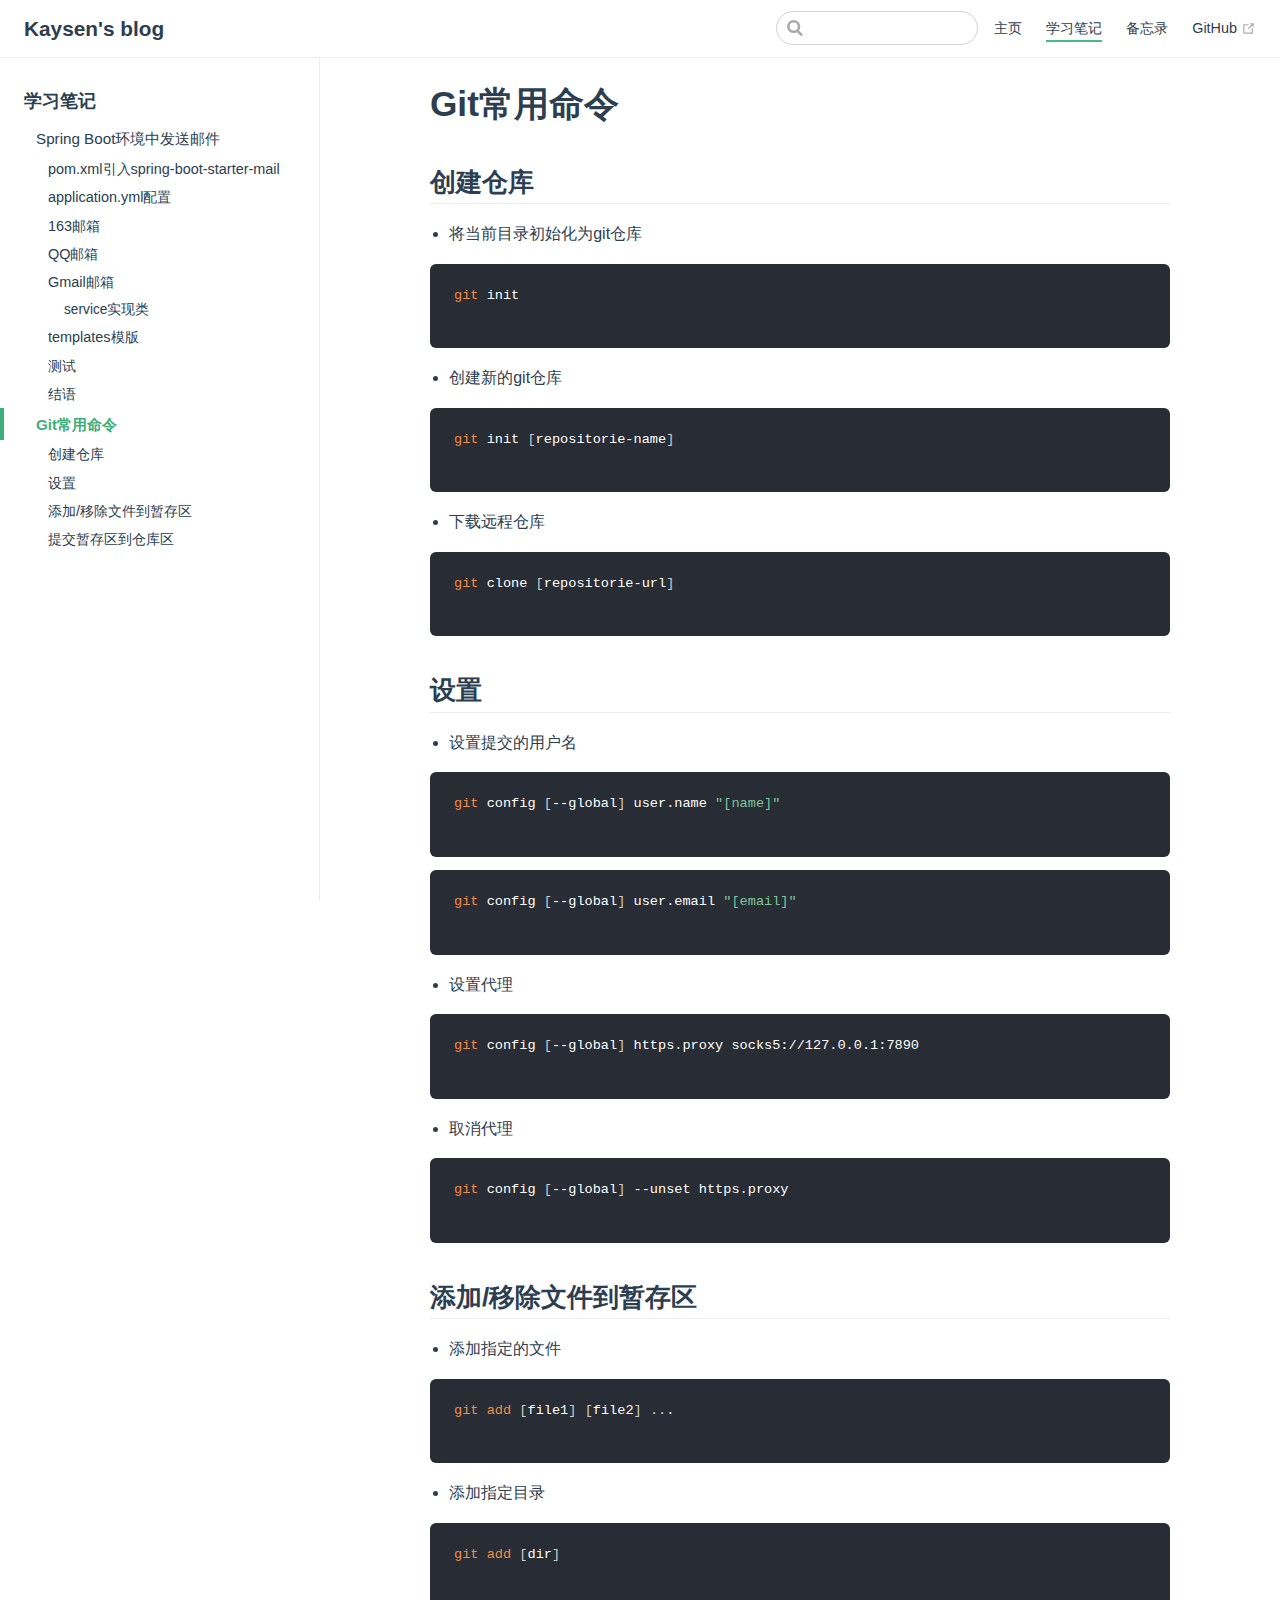
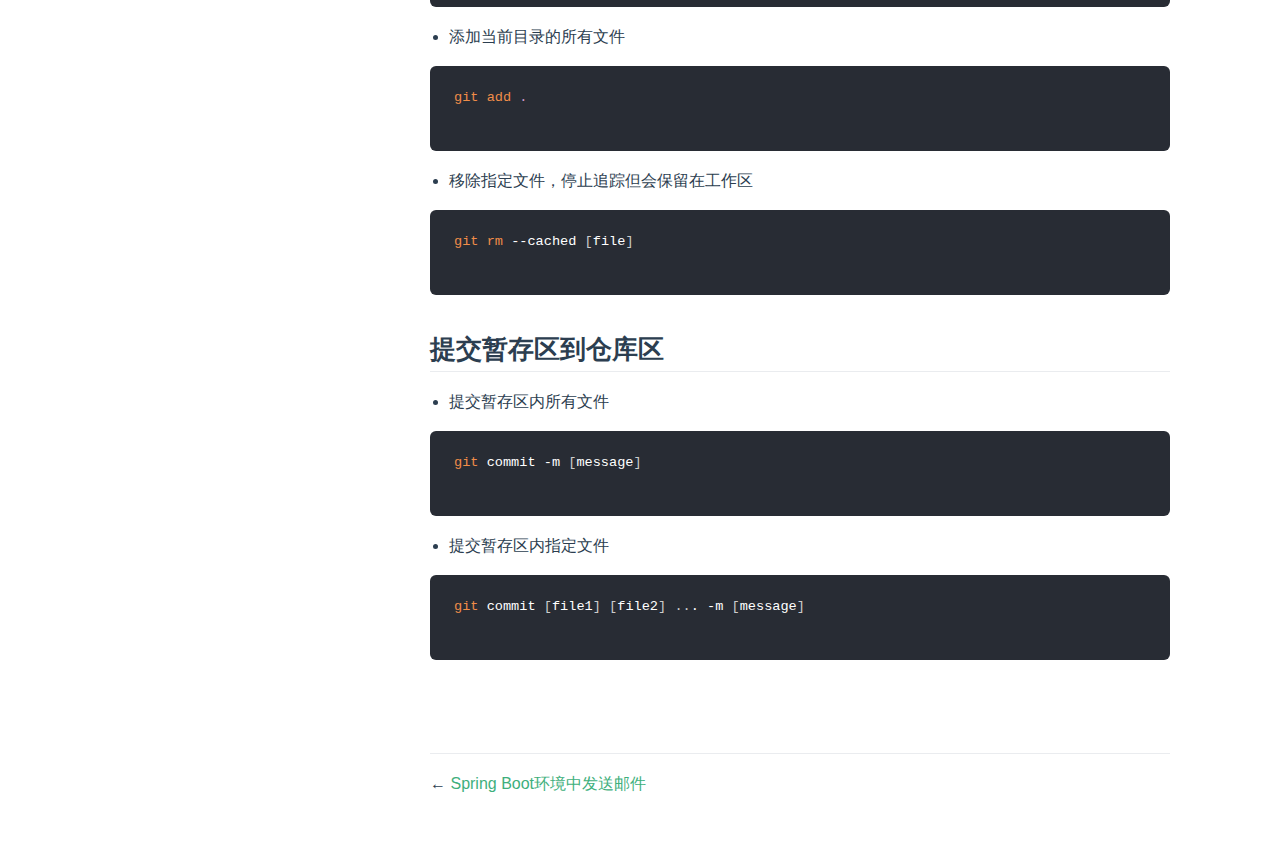
<file: note/git.html>
<!DOCTYPE html>
<html lang="en-US">
  <head>
    <meta charset="utf-8">
    <meta name="viewport" content="width=device-width,initial-scale=1">
    <title>Git常用命令 | Kaysen&#39;s blog</title>
    <meta name="generator" content="VuePress 1.8.2">
    
    <meta name="description" content="Just playing around">
    
    <link rel="preload" href="/assets/css/0.styles.2ef9e0c9.css" as="style"><link rel="preload" href="/assets/js/app.4d919b69.js" as="script"><link rel="preload" href="/assets/js/2.42c6ae38.js" as="script"><link rel="preload" href="/assets/js/12.ad77b067.js" as="script"><link rel="prefetch" href="/assets/js/10.d5f82858.js"><link rel="prefetch" href="/assets/js/11.0b203a46.js"><link rel="prefetch" href="/assets/js/13.91ef520a.js"><link rel="prefetch" href="/assets/js/3.38df5c0a.js"><link rel="prefetch" href="/assets/js/4.989f8b1d.js"><link rel="prefetch" href="/assets/js/5.5d3de586.js"><link rel="prefetch" href="/assets/js/6.f87804d9.js"><link rel="prefetch" href="/assets/js/7.11df132b.js"><link rel="prefetch" href="/assets/js/8.eb16add6.js"><link rel="prefetch" href="/assets/js/9.042ac3b8.js">
    <link rel="stylesheet" href="/assets/css/0.styles.2ef9e0c9.css">
  </head>
  <body>
    <div id="app" data-server-rendered="true"><div class="theme-container"><header class="navbar"><div class="sidebar-button"><svg xmlns="http://www.w3.org/2000/svg" aria-hidden="true" role="img" viewBox="0 0 448 512" class="icon"><path fill="currentColor" d="M436 124H12c-6.627 0-12-5.373-12-12V80c0-6.627 5.373-12 12-12h424c6.627 0 12 5.373 12 12v32c0 6.627-5.373 12-12 12zm0 160H12c-6.627 0-12-5.373-12-12v-32c0-6.627 5.373-12 12-12h424c6.627 0 12 5.373 12 12v32c0 6.627-5.373 12-12 12zm0 160H12c-6.627 0-12-5.373-12-12v-32c0-6.627 5.373-12 12-12h424c6.627 0 12 5.373 12 12v32c0 6.627-5.373 12-12 12z"></path></svg></div> <a href="/" class="home-link router-link-active"><!----> <span class="site-name">Kaysen's blog</span></a> <div class="links"><div class="search-box"><input aria-label="Search" autocomplete="off" spellcheck="false" value=""> <!----></div> <nav class="nav-links can-hide"><div class="nav-item"><a href="/" class="nav-link">
  主页
</a></div><div class="nav-item"><a href="/note/" class="nav-link router-link-active">
  学习笔记
</a></div><div class="nav-item"><a href="/memo/" class="nav-link">
  备忘录
</a></div><div class="nav-item"><a href="https://github.com/kaysenyim/blog" target="_blank" rel="noopener noreferrer" class="nav-link external">
  GitHub
  <span><svg xmlns="http://www.w3.org/2000/svg" aria-hidden="true" focusable="false" x="0px" y="0px" viewBox="0 0 100 100" width="15" height="15" class="icon outbound"><path fill="currentColor" d="M18.8,85.1h56l0,0c2.2,0,4-1.8,4-4v-32h-8v28h-48v-48h28v-8h-32l0,0c-2.2,0-4,1.8-4,4v56C14.8,83.3,16.6,85.1,18.8,85.1z"></path> <polygon fill="currentColor" points="45.7,48.7 51.3,54.3 77.2,28.5 77.2,37.2 85.2,37.2 85.2,14.9 62.8,14.9 62.8,22.9 71.5,22.9"></polygon></svg> <span class="sr-only">(opens new window)</span></span></a></div> <!----></nav></div></header> <div class="sidebar-mask"></div> <aside class="sidebar"><nav class="nav-links"><div class="nav-item"><a href="/" class="nav-link">
  主页
</a></div><div class="nav-item"><a href="/note/" class="nav-link router-link-active">
  学习笔记
</a></div><div class="nav-item"><a href="/memo/" class="nav-link">
  备忘录
</a></div><div class="nav-item"><a href="https://github.com/kaysenyim/blog" target="_blank" rel="noopener noreferrer" class="nav-link external">
  GitHub
  <span><svg xmlns="http://www.w3.org/2000/svg" aria-hidden="true" focusable="false" x="0px" y="0px" viewBox="0 0 100 100" width="15" height="15" class="icon outbound"><path fill="currentColor" d="M18.8,85.1h56l0,0c2.2,0,4-1.8,4-4v-32h-8v28h-48v-48h28v-8h-32l0,0c-2.2,0-4,1.8-4,4v56C14.8,83.3,16.6,85.1,18.8,85.1z"></path> <polygon fill="currentColor" points="45.7,48.7 51.3,54.3 77.2,28.5 77.2,37.2 85.2,37.2 85.2,14.9 62.8,14.9 62.8,22.9 71.5,22.9"></polygon></svg> <span class="sr-only">(opens new window)</span></span></a></div> <!----></nav>  <ul class="sidebar-links"><li><section class="sidebar-group depth-0"><p class="sidebar-heading open"><span>学习笔记</span> <!----></p> <ul class="sidebar-links sidebar-group-items"><li><a href="/note/spring-boot/spring-boot-starter-mail.html" class="sidebar-link">Spring Boot环境中发送邮件</a><ul class="sidebar-sub-headers"><li class="sidebar-sub-header"><a href="/note/spring-boot/spring-boot-starter-mail.html#pom-xml引入spring-boot-starter-mail" class="sidebar-link">pom.xml引入spring-boot-starter-mail</a></li><li class="sidebar-sub-header"><a href="/note/spring-boot/spring-boot-starter-mail.html#application-yml配置" class="sidebar-link">application.yml配置</a></li><li class="sidebar-sub-header"><a href="/note/spring-boot/spring-boot-starter-mail.html#_163邮箱" class="sidebar-link">163邮箱</a></li><li class="sidebar-sub-header"><a href="/note/spring-boot/spring-boot-starter-mail.html#qq邮箱" class="sidebar-link">QQ邮箱</a></li><li class="sidebar-sub-header"><a href="/note/spring-boot/spring-boot-starter-mail.html#gmail邮箱" class="sidebar-link">Gmail邮箱</a><ul class="sidebar-sub-headers"><li class="sidebar-sub-header"><a href="/note/spring-boot/spring-boot-starter-mail.html#service实现类" class="sidebar-link">service实现类</a></li></ul></li><li class="sidebar-sub-header"><a href="/note/spring-boot/spring-boot-starter-mail.html#templates模版" class="sidebar-link">templates模版</a></li><li class="sidebar-sub-header"><a href="/note/spring-boot/spring-boot-starter-mail.html#测试" class="sidebar-link">测试</a></li><li class="sidebar-sub-header"><a href="/note/spring-boot/spring-boot-starter-mail.html#结语" class="sidebar-link">结语</a></li></ul></li><li><a href="/note/git.html" aria-current="page" class="active sidebar-link">Git常用命令</a><ul class="sidebar-sub-headers"><li class="sidebar-sub-header"><a href="/note/git.html#创建仓库" class="sidebar-link">创建仓库</a></li><li class="sidebar-sub-header"><a href="/note/git.html#设置" class="sidebar-link">设置</a></li><li class="sidebar-sub-header"><a href="/note/git.html#添加-移除文件到暂存区" class="sidebar-link">添加/移除文件到暂存区</a></li><li class="sidebar-sub-header"><a href="/note/git.html#提交暂存区到仓库区" class="sidebar-link">提交暂存区到仓库区</a></li></ul></li></ul></section></li></ul> </aside> <main class="page"> <div class="theme-default-content content__default"><h1 id="git常用命令"><a href="#git常用命令" class="header-anchor">#</a> Git常用命令</h1> <h2 id="创建仓库"><a href="#创建仓库" class="header-anchor">#</a> 创建仓库</h2> <ul><li>将当前目录初始化为git仓库</li></ul> <div class="language-shell extra-class"><pre class="language-shell"><code><span class="token function">git</span> init
</code></pre></div><ul><li>创建新的git仓库</li></ul> <div class="language-shell extra-class"><pre class="language-shell"><code><span class="token function">git</span> init <span class="token punctuation">[</span>repositorie-name<span class="token punctuation">]</span>
</code></pre></div><ul><li>下载远程仓库</li></ul> <div class="language-shell extra-class"><pre class="language-shell"><code><span class="token function">git</span> clone <span class="token punctuation">[</span>repositorie-url<span class="token punctuation">]</span>
</code></pre></div><h2 id="设置"><a href="#设置" class="header-anchor">#</a> 设置</h2> <ul><li>设置提交的用户名</li></ul> <div class="language-shell extra-class"><pre class="language-shell"><code><span class="token function">git</span> config <span class="token punctuation">[</span>--global<span class="token punctuation">]</span> user.name <span class="token string">&quot;[name]&quot;</span>
</code></pre></div><div class="language-shell extra-class"><pre class="language-shell"><code><span class="token function">git</span> config <span class="token punctuation">[</span>--global<span class="token punctuation">]</span> user.email <span class="token string">&quot;[email]&quot;</span>
</code></pre></div><ul><li>设置代理</li></ul> <div class="language-shell extra-class"><pre class="language-shell"><code><span class="token function">git</span> config <span class="token punctuation">[</span>--global<span class="token punctuation">]</span> https.proxy socks5://127.0.0.1:7890
</code></pre></div><ul><li>取消代理</li></ul> <div class="language-shell extra-class"><pre class="language-shell"><code><span class="token function">git</span> config <span class="token punctuation">[</span>--global<span class="token punctuation">]</span> --unset https.proxy
</code></pre></div><h2 id="添加-移除文件到暂存区"><a href="#添加-移除文件到暂存区" class="header-anchor">#</a> 添加/移除文件到暂存区</h2> <ul><li>添加指定的文件</li></ul> <div class="language-shell extra-class"><pre class="language-shell"><code><span class="token function">git</span> <span class="token function">add</span> <span class="token punctuation">[</span>file1<span class="token punctuation">]</span> <span class="token punctuation">[</span>file2<span class="token punctuation">]</span> <span class="token punctuation">..</span>.
</code></pre></div><ul><li>添加指定目录</li></ul> <div class="language-shell extra-class"><pre class="language-shell"><code><span class="token function">git</span> <span class="token function">add</span> <span class="token punctuation">[</span>dir<span class="token punctuation">]</span>
</code></pre></div><ul><li>添加当前目录的所有文件</li></ul> <div class="language-shell extra-class"><pre class="language-shell"><code><span class="token function">git</span> <span class="token function">add</span> <span class="token builtin class-name">.</span>
</code></pre></div><ul><li>移除指定文件，停止追踪但会保留在工作区</li></ul> <div class="language-shell extra-class"><pre class="language-shell"><code><span class="token function">git</span> <span class="token function">rm</span> --cached <span class="token punctuation">[</span>file<span class="token punctuation">]</span>
</code></pre></div><h2 id="提交暂存区到仓库区"><a href="#提交暂存区到仓库区" class="header-anchor">#</a> 提交暂存区到仓库区</h2> <ul><li>提交暂存区内所有文件</li></ul> <div class="language-shell extra-class"><pre class="language-shell"><code><span class="token function">git</span> commit -m <span class="token punctuation">[</span>message<span class="token punctuation">]</span>
</code></pre></div><ul><li>提交暂存区内指定文件</li></ul> <div class="language-shell extra-class"><pre class="language-shell"><code><span class="token function">git</span> commit <span class="token punctuation">[</span>file1<span class="token punctuation">]</span> <span class="token punctuation">[</span>file2<span class="token punctuation">]</span> <span class="token punctuation">..</span>. -m <span class="token punctuation">[</span>message<span class="token punctuation">]</span>
</code></pre></div></div> <footer class="page-edit"><!----> <!----></footer> <div class="page-nav"><p class="inner"><span class="prev">
      ←
      <a href="/note/spring-boot/spring-boot-starter-mail.html" class="prev">
        Spring Boot环境中发送邮件
      </a></span> <!----></p></div> </main></div><div class="global-ui"><!----><fixed></fixed></div></div>
    <script src="/assets/js/app.4d919b69.js" defer></script><script src="/assets/js/2.42c6ae38.js" defer></script><script src="/assets/js/12.ad77b067.js" defer></script>
  </body>
</html>
</file>
<file: assets/css/0.styles.2ef9e0c9.css>
.medium-zoom-overlay{z-index:100}.medium-zoom-overlay~img{z-index:101}svg[data-v-49140617]{position:absolute;right:7.5px;opacity:.75;cursor:pointer}svg.hover[data-v-49140617]{opacity:0}svg[data-v-49140617]:hover{opacity:1!important}span[data-v-49140617]{position:absolute;font-size:.85rem;line-height:.425rem;right:50px;opacity:0;transition:opacity .5s}.success[data-v-49140617]{opacity:1!important}.code-copy-added:hover>.code-copy svg{opacity:.75}code[class*=language-],pre[class*=language-]{color:#ccc;background:none;font-family:Consolas,Monaco,Andale Mono,Ubuntu Mono,monospace;font-size:1em;text-align:left;white-space:pre;word-spacing:normal;word-break:normal;word-wrap:normal;line-height:1.5;-moz-tab-size:4;-o-tab-size:4;tab-size:4;-webkit-hyphens:none;-ms-hyphens:none;hyphens:none}pre[class*=language-]{padding:1em;margin:.5em 0;overflow:auto}:not(pre)>code[class*=language-],pre[class*=language-]{background:#2d2d2d}:not(pre)>code[class*=language-]{padding:.1em;border-radius:.3em;white-space:normal}.token.block-comment,.token.cdata,.token.comment,.token.doctype,.token.prolog{color:#999}.token.punctuation{color:#ccc}.token.attr-name,.token.deleted,.token.namespace,.token.tag{color:#e2777a}.token.function-name{color:#6196cc}.token.boolean,.token.function,.token.number{color:#f08d49}.token.class-name,.token.constant,.token.property,.token.symbol{color:#f8c555}.token.atrule,.token.builtin,.token.important,.token.keyword,.token.selector{color:#cc99cd}.token.attr-value,.token.char,.token.regex,.token.string,.token.variable{color:#7ec699}.token.entity,.token.operator,.token.url{color:#67cdcc}.token.bold,.token.important{font-weight:700}.token.italic{font-style:italic}.token.entity{cursor:help}.token.inserted{color:green}.theme-default-content code{color:#476582;padding:.25rem .5rem;margin:0;font-size:.85em;background-color:rgba(27,31,35,.05);border-radius:3px}.theme-default-content code .token.deleted{color:#ec5975}.theme-default-content code .token.inserted{color:#3eaf7c}.theme-default-content pre,.theme-default-content pre[class*=language-]{line-height:1.4;padding:1.25rem 1.5rem;margin:.85rem 0;background-color:#282c34;border-radius:6px;overflow:auto}.theme-default-content pre[class*=language-] code,.theme-default-content pre code{color:#fff;padding:0;background-color:transparent;border-radius:0}div[class*=language-]{position:relative;background-color:#282c34;border-radius:6px}div[class*=language-] .highlight-lines{-webkit-user-select:none;user-select:none;padding-top:1.3rem;position:absolute;top:0;left:0;width:100%;line-height:1.4}div[class*=language-] .highlight-lines .highlighted{background-color:rgba(0,0,0,.66)}div[class*=language-] pre,div[class*=language-] pre[class*=language-]{background:transparent;position:relative;z-index:1}div[class*=language-]:before{position:absolute;z-index:3;top:.8em;right:1em;font-size:.75rem;color:hsla(0,0%,100%,.4)}div[class*=language-]:not(.line-numbers-mode) .line-numbers-wrapper{display:none}div[class*=language-].line-numbers-mode .highlight-lines .highlighted{position:relative}div[class*=language-].line-numbers-mode .highlight-lines .highlighted:before{content:" ";position:absolute;z-index:3;left:0;top:0;display:block;width:3.5rem;height:100%;background-color:rgba(0,0,0,.66)}div[class*=language-].line-numbers-mode pre{padding-left:4.5rem;vertical-align:middle}div[class*=language-].line-numbers-mode .line-numbers-wrapper{position:absolute;top:0;width:3.5rem;text-align:center;color:hsla(0,0%,100%,.3);padding:1.25rem 0;line-height:1.4}div[class*=language-].line-numbers-mode .line-numbers-wrapper br{-webkit-user-select:none;user-select:none}div[class*=language-].line-numbers-mode .line-numbers-wrapper .line-number{position:relative;z-index:4;-webkit-user-select:none;user-select:none;font-size:.85em}div[class*=language-].line-numbers-mode:after{content:"";position:absolute;z-index:2;top:0;left:0;width:3.5rem;height:100%;border-radius:6px 0 0 6px;border-right:1px solid rgba(0,0,0,.66);background-color:#282c34}div[class~=language-js]:before{content:"js"}div[class~=language-ts]:before{content:"ts"}div[class~=language-html]:before{content:"html"}div[class~=language-md]:before{content:"md"}div[class~=language-vue]:before{content:"vue"}div[class~=language-css]:before{content:"css"}div[class~=language-sass]:before{content:"sass"}div[class~=language-scss]:before{content:"scss"}div[class~=language-less]:before{content:"less"}div[class~=language-stylus]:before{content:"stylus"}div[class~=language-go]:before{content:"go"}div[class~=language-java]:before{content:"java"}div[class~=language-c]:before{content:"c"}div[class~=language-sh]:before{content:"sh"}div[class~=language-yaml]:before{content:"yaml"}div[class~=language-py]:before{content:"py"}div[class~=language-docker]:before{content:"docker"}div[class~=language-dockerfile]:before{content:"dockerfile"}div[class~=language-makefile]:before{content:"makefile"}div[class~=language-javascript]:before{content:"js"}div[class~=language-typescript]:before{content:"ts"}div[class~=language-markup]:before{content:"html"}div[class~=language-markdown]:before{content:"md"}div[class~=language-json]:before{content:"json"}div[class~=language-ruby]:before{content:"rb"}div[class~=language-python]:before{content:"py"}div[class~=language-bash]:before{content:"sh"}div[class~=language-php]:before{content:"php"}.custom-block .custom-block-title{font-weight:600;margin-bottom:-.4rem}.custom-block.danger,.custom-block.tip,.custom-block.warning{padding:.1rem 1.5rem;border-left-width:.5rem;border-left-style:solid;margin:1rem 0}.custom-block.tip{background-color:#f3f5f7;border-color:#42b983}.custom-block.warning{background-color:rgba(255,229,100,.3);border-color:#e7c000;color:#6b5900}.custom-block.warning .custom-block-title{color:#b29400}.custom-block.warning a{color:#2c3e50}.custom-block.danger{background-color:#ffe6e6;border-color:#c00;color:#4d0000}.custom-block.danger .custom-block-title{color:#900}.custom-block.danger a{color:#2c3e50}.custom-block.details{display:block;position:relative;border-radius:2px;margin:1.6em 0;padding:1.6em;background-color:#eee}.custom-block.details h4{margin-top:0}.custom-block.details figure:last-child,.custom-block.details p:last-child{margin-bottom:0;padding-bottom:0}.custom-block.details summary{outline:none;cursor:pointer}.arrow{display:inline-block;width:0;height:0}.arrow.up{border-bottom:6px solid #ccc}.arrow.down,.arrow.up{border-left:4px solid transparent;border-right:4px solid transparent}.arrow.down{border-top:6px solid #ccc}.arrow.right{border-left:6px solid #ccc}.arrow.left,.arrow.right{border-top:4px solid transparent;border-bottom:4px solid transparent}.arrow.left{border-right:6px solid #ccc}.theme-default-content:not(.custom){max-width:740px;margin:0 auto;padding:2rem 2.5rem}@media (max-width:959px){.theme-default-content:not(.custom){padding:2rem}}@media (max-width:419px){.theme-default-content:not(.custom){padding:1.5rem}}.table-of-contents .badge{vertical-align:middle}body,html{padding:0;margin:0;background-color:#fff}body{font-family:-apple-system,BlinkMacSystemFont,Segoe UI,Roboto,Oxygen,Ubuntu,Cantarell,Fira Sans,Droid Sans,Helvetica Neue,sans-serif;-webkit-font-smoothing:antialiased;-moz-osx-font-smoothing:grayscale;font-size:16px;color:#2c3e50}.page{padding-left:20rem}.navbar{z-index:20;right:0;height:3.6rem;background-color:#fff;box-sizing:border-box;border-bottom:1px solid #eaecef}.navbar,.sidebar-mask{position:fixed;top:0;left:0}.sidebar-mask{z-index:9;width:100vw;height:100vh;display:none}.sidebar{font-size:16px;background-color:#fff;width:20rem;position:fixed;z-index:10;margin:0;top:3.6rem;left:0;bottom:0;box-sizing:border-box;border-right:1px solid #eaecef;overflow-y:auto}.theme-default-content:not(.custom)>:first-child{margin-top:3.6rem}.theme-default-content:not(.custom) a:hover{text-decoration:underline}.theme-default-content:not(.custom) p.demo{padding:1rem 1.5rem;border:1px solid #ddd;border-radius:4px}.theme-default-content:not(.custom) img{max-width:100%}.theme-default-content.custom{padding:0;margin:0}.theme-default-content.custom img{max-width:100%}a{font-weight:500;text-decoration:none}a,p a code{color:#3eaf7c}p a code{font-weight:400}kbd{background:#eee;border:.15rem solid #ddd;border-bottom:.25rem solid #ddd;border-radius:.15rem;padding:0 .15em}blockquote{font-size:1rem;color:#999;border-left:.2rem solid #dfe2e5;margin:1rem 0;padding:.25rem 0 .25rem 1rem}blockquote>p{margin:0}ol,ul{padding-left:1.2em}strong{font-weight:600}h1,h2,h3,h4,h5,h6{font-weight:600;line-height:1.25}.theme-default-content:not(.custom)>h1,.theme-default-content:not(.custom)>h2,.theme-default-content:not(.custom)>h3,.theme-default-content:not(.custom)>h4,.theme-default-content:not(.custom)>h5,.theme-default-content:not(.custom)>h6{margin-top:-3.1rem;padding-top:4.6rem;margin-bottom:0}.theme-default-content:not(.custom)>h1:first-child,.theme-default-content:not(.custom)>h2:first-child,.theme-default-content:not(.custom)>h3:first-child,.theme-default-content:not(.custom)>h4:first-child,.theme-default-content:not(.custom)>h5:first-child,.theme-default-content:not(.custom)>h6:first-child{margin-top:-1.5rem;margin-bottom:1rem}.theme-default-content:not(.custom)>h1:first-child+.custom-block,.theme-default-content:not(.custom)>h1:first-child+p,.theme-default-content:not(.custom)>h1:first-child+pre,.theme-default-content:not(.custom)>h2:first-child+.custom-block,.theme-default-content:not(.custom)>h2:first-child+p,.theme-default-content:not(.custom)>h2:first-child+pre,.theme-default-content:not(.custom)>h3:first-child+.custom-block,.theme-default-content:not(.custom)>h3:first-child+p,.theme-default-content:not(.custom)>h3:first-child+pre,.theme-default-content:not(.custom)>h4:first-child+.custom-block,.theme-default-content:not(.custom)>h4:first-child+p,.theme-default-content:not(.custom)>h4:first-child+pre,.theme-default-content:not(.custom)>h5:first-child+.custom-block,.theme-default-content:not(.custom)>h5:first-child+p,.theme-default-content:not(.custom)>h5:first-child+pre,.theme-default-content:not(.custom)>h6:first-child+.custom-block,.theme-default-content:not(.custom)>h6:first-child+p,.theme-default-content:not(.custom)>h6:first-child+pre{margin-top:2rem}h1:focus .header-anchor,h1:hover .header-anchor,h2:focus .header-anchor,h2:hover .header-anchor,h3:focus .header-anchor,h3:hover .header-anchor,h4:focus .header-anchor,h4:hover .header-anchor,h5:focus .header-anchor,h5:hover .header-anchor,h6:focus .header-anchor,h6:hover .header-anchor{opacity:1}h1{font-size:2.2rem}h2{font-size:1.65rem;padding-bottom:.3rem;border-bottom:1px solid #eaecef}h3{font-size:1.35rem}a.header-anchor{font-size:.85em;float:left;margin-left:-.87em;padding-right:.23em;margin-top:.125em;opacity:0}a.header-anchor:focus,a.header-anchor:hover{text-decoration:none}.line-number,code,kbd{font-family:source-code-pro,Menlo,Monaco,Consolas,Courier New,monospace}ol,p,ul{line-height:1.7}hr{border:0;border-top:1px solid #eaecef}table{border-collapse:collapse;margin:1rem 0;display:block;overflow-x:auto}tr{border-top:1px solid #dfe2e5}tr:nth-child(2n){background-color:#f6f8fa}td,th{border:1px solid #dfe2e5;padding:.6em 1em}.theme-container.sidebar-open .sidebar-mask{display:block}.theme-container.no-navbar .theme-default-content:not(.custom)>h1,.theme-container.no-navbar h2,.theme-container.no-navbar h3,.theme-container.no-navbar h4,.theme-container.no-navbar h5,.theme-container.no-navbar h6{margin-top:1.5rem;padding-top:0}.theme-container.no-navbar .sidebar{top:0}@media (min-width:720px){.theme-container.no-sidebar .sidebar{display:none}.theme-container.no-sidebar .page{padding-left:0}}@media (max-width:959px){.sidebar{font-size:15px;width:16.4rem}.page{padding-left:16.4rem}}@media (max-width:719px){.sidebar{top:0;padding-top:3.6rem;transform:translateX(-100%);transition:transform .2s ease}.page{padding-left:0}.theme-container.sidebar-open .sidebar{transform:translateX(0)}.theme-container.no-navbar .sidebar{padding-top:0}}@media (max-width:419px){h1{font-size:1.9rem}.theme-default-content div[class*=language-]{margin:.85rem -1.5rem;border-radius:0}}.go-to-top[data-v-5fd4ef0c]{cursor:pointer;position:fixed;bottom:2rem;right:2.5rem;width:2rem;color:#3eaf7c;z-index:1}.go-to-top[data-v-5fd4ef0c]:hover{color:#72cda4}@media (max-width:959px){.go-to-top[data-v-5fd4ef0c]{display:none}}.fade-enter-active[data-v-5fd4ef0c],.fade-leave-active[data-v-5fd4ef0c]{transition:opacity .3s}.fade-enter[data-v-5fd4ef0c],.fade-leave-to[data-v-5fd4ef0c]{opacity:0}#nprogress{pointer-events:none}#nprogress .bar{background:#3eaf7c;position:fixed;z-index:1031;top:0;left:0;width:100%;height:2px}#nprogress .peg{display:block;position:absolute;right:0;width:100px;height:100%;box-shadow:0 0 10px #3eaf7c,0 0 5px #3eaf7c;opacity:1;transform:rotate(3deg) translateY(-4px)}#nprogress .spinner{display:block;position:fixed;z-index:1031;top:15px;right:15px}#nprogress .spinner-icon{width:18px;height:18px;box-sizing:border-box;border-color:#3eaf7c transparent transparent #3eaf7c;border-style:solid;border-width:2px;border-radius:50%;-webkit-animation:nprogress-spinner .4s linear infinite;animation:nprogress-spinner .4s linear infinite}.nprogress-custom-parent{overflow:hidden;position:relative}.nprogress-custom-parent #nprogress .bar,.nprogress-custom-parent #nprogress .spinner{position:absolute}@-webkit-keyframes nprogress-spinner{0%{transform:rotate(0deg)}to{transform:rotate(1turn)}}@keyframes nprogress-spinner{0%{transform:rotate(0deg)}to{transform:rotate(1turn)}}.icon.outbound{color:#aaa;display:inline-block;vertical-align:middle;position:relative;top:-1px}.sr-only{position:absolute;width:1px;height:1px;padding:0;margin:-1px;overflow:hidden;clip:rect(0,0,0,0);white-space:nowrap;border-width:0}.home{padding:3.6rem 2rem 0;max-width:960px;margin:0 auto;display:block}.home .hero{text-align:center}.home .hero img{max-width:100%;max-height:280px;display:block;margin:3rem auto 1.5rem}.home .hero h1{font-size:3rem}.home .hero .action,.home .hero .description,.home .hero h1{margin:1.8rem auto}.home .hero .description{max-width:35rem;font-size:1.6rem;line-height:1.3;color:#6a8bad}.home .hero .action-button{display:inline-block;font-size:1.2rem;color:#fff;background-color:#3eaf7c;padding:.8rem 1.6rem;border-radius:4px;transition:background-color .1s ease;box-sizing:border-box;border-bottom:1px solid #389d70}.home .hero .action-button:hover{background-color:#4abf8a}.home .features{border-top:1px solid #eaecef;padding:1.2rem 0;margin-top:2.5rem;display:flex;flex-wrap:wrap;align-items:flex-start;align-content:stretch;justify-content:space-between}.home .feature{flex-grow:1;flex-basis:30%;max-width:30%}.home .feature h2{font-size:1.4rem;font-weight:500;border-bottom:none;padding-bottom:0;color:#3a5169}.home .feature p{color:#4e6e8e}.home .footer{padding:2.5rem;border-top:1px solid #eaecef;text-align:center;color:#4e6e8e}@media (max-width:719px){.home .features{flex-direction:column}.home .feature{max-width:100%;padding:0 2.5rem}}@media (max-width:419px){.home{padding-left:1.5rem;padding-right:1.5rem}.home .hero img{max-height:210px;margin:2rem auto 1.2rem}.home .hero h1{font-size:2rem}.home .hero .action,.home .hero .description,.home .hero h1{margin:1.2rem auto}.home .hero .description{font-size:1.2rem}.home .hero .action-button{font-size:1rem;padding:.6rem 1.2rem}.home .feature h2{font-size:1.25rem}}.search-box{display:inline-block;position:relative;margin-right:1rem}.search-box input{cursor:text;width:10rem;height:2rem;color:#4e6e8e;display:inline-block;border:1px solid #cfd4db;border-radius:2rem;font-size:.9rem;line-height:2rem;padding:0 .5rem 0 2rem;outline:none;transition:all .2s ease;background:#fff url(/assets/img/search.83621669.svg) .6rem .5rem no-repeat;background-size:1rem}.search-box input:focus{cursor:auto;border-color:#3eaf7c}.search-box .suggestions{background:#fff;width:20rem;position:absolute;top:2rem;border:1px solid #cfd4db;border-radius:6px;padding:.4rem;list-style-type:none}.search-box .suggestions.align-right{right:0}.search-box .suggestion{line-height:1.4;padding:.4rem .6rem;border-radius:4px;cursor:pointer}.search-box .suggestion a{white-space:normal;color:#5d82a6}.search-box .suggestion a .page-title{font-weight:600}.search-box .suggestion a .header{font-size:.9em;margin-left:.25em}.search-box .suggestion.focused{background-color:#f3f4f5}.search-box .suggestion.focused a{color:#3eaf7c}@media (max-width:959px){.search-box input{cursor:pointer;width:0;border-color:transparent;position:relative}.search-box input:focus{cursor:text;left:0;width:10rem}}@media (-ms-high-contrast:none){.search-box input{height:2rem}}@media (max-width:959px) and (min-width:719px){.search-box .suggestions{left:0}}@media (max-width:719px){.search-box{margin-right:0}.search-box input{left:1rem}.search-box .suggestions{right:0}}@media (max-width:419px){.search-box .suggestions{width:calc(100vw - 4rem)}.search-box input:focus{width:8rem}}.sidebar-button{cursor:pointer;display:none;width:1.25rem;height:1.25rem;position:absolute;padding:.6rem;top:.6rem;left:1rem}.sidebar-button .icon{display:block;width:1.25rem;height:1.25rem}@media (max-width:719px){.sidebar-button{display:block}}.dropdown-enter,.dropdown-leave-to{height:0!important}.dropdown-wrapper{cursor:pointer}.dropdown-wrapper .dropdown-title,.dropdown-wrapper .mobile-dropdown-title{display:block;font-size:.9rem;font-family:inherit;cursor:inherit;padding:inherit;line-height:1.4rem;background:transparent;border:none;font-weight:500;color:#2c3e50}.dropdown-wrapper .dropdown-title:hover,.dropdown-wrapper .mobile-dropdown-title:hover{border-color:transparent}.dropdown-wrapper .dropdown-title .arrow,.dropdown-wrapper .mobile-dropdown-title .arrow{vertical-align:middle;margin-top:-1px;margin-left:.4rem}.dropdown-wrapper .mobile-dropdown-title{display:none;font-weight:600}.dropdown-wrapper .mobile-dropdown-title font-size inherit:hover{color:#3eaf7c}.dropdown-wrapper .nav-dropdown .dropdown-item{color:inherit;line-height:1.7rem}.dropdown-wrapper .nav-dropdown .dropdown-item h4{margin:.45rem 0 0;border-top:1px solid #eee;padding:1rem 1.5rem .45rem 1.25rem}.dropdown-wrapper .nav-dropdown .dropdown-item .dropdown-subitem-wrapper{padding:0;list-style:none}.dropdown-wrapper .nav-dropdown .dropdown-item .dropdown-subitem-wrapper .dropdown-subitem{font-size:.9em}.dropdown-wrapper .nav-dropdown .dropdown-item a{display:block;line-height:1.7rem;position:relative;border-bottom:none;font-weight:400;margin-bottom:0;padding:0 1.5rem 0 1.25rem}.dropdown-wrapper .nav-dropdown .dropdown-item a.router-link-active,.dropdown-wrapper .nav-dropdown .dropdown-item a:hover{color:#3eaf7c}.dropdown-wrapper .nav-dropdown .dropdown-item a.router-link-active:after{content:"";width:0;height:0;border-left:5px solid #3eaf7c;border-top:3px solid transparent;border-bottom:3px solid transparent;position:absolute;top:calc(50% - 2px);left:9px}.dropdown-wrapper .nav-dropdown .dropdown-item:first-child h4{margin-top:0;padding-top:0;border-top:0}@media (max-width:719px){.dropdown-wrapper.open .dropdown-title{margin-bottom:.5rem}.dropdown-wrapper .dropdown-title{display:none}.dropdown-wrapper .mobile-dropdown-title{display:block}.dropdown-wrapper .nav-dropdown{transition:height .1s ease-out;overflow:hidden}.dropdown-wrapper .nav-dropdown .dropdown-item h4{border-top:0;margin-top:0;padding-top:0}.dropdown-wrapper .nav-dropdown .dropdown-item>a,.dropdown-wrapper .nav-dropdown .dropdown-item h4{font-size:15px;line-height:2rem}.dropdown-wrapper .nav-dropdown .dropdown-item .dropdown-subitem{font-size:14px;padding-left:1rem}}@media (min-width:719px){.dropdown-wrapper{height:1.8rem}.dropdown-wrapper.open .nav-dropdown,.dropdown-wrapper:hover .nav-dropdown{display:block!important}.dropdown-wrapper.open:blur{display:none}.dropdown-wrapper .nav-dropdown{display:none;height:auto!important;box-sizing:border-box;max-height:calc(100vh - 2.7rem);overflow-y:auto;position:absolute;top:100%;right:0;background-color:#fff;padding:.6rem 0;border:1px solid;border-color:#ddd #ddd #ccc;text-align:left;border-radius:.25rem;white-space:nowrap;margin:0}}.nav-links{display:inline-block}.nav-links a{line-height:1.4rem;color:inherit}.nav-links a.router-link-active,.nav-links a:hover{color:#3eaf7c}.nav-links .nav-item{position:relative;display:inline-block;margin-left:1.5rem;line-height:2rem}.nav-links .nav-item:first-child{margin-left:0}.nav-links .repo-link{margin-left:1.5rem}@media (max-width:719px){.nav-links .nav-item,.nav-links .repo-link{margin-left:0}}@media (min-width:719px){.nav-links a.router-link-active,.nav-links a:hover{color:#2c3e50}.nav-item>a:not(.external).router-link-active,.nav-item>a:not(.external):hover{margin-bottom:-2px;border-bottom:2px solid #46bd87}}.navbar{padding:.7rem 1.5rem;line-height:2.2rem}.navbar a,.navbar img,.navbar span{display:inline-block}.navbar .logo{height:2.2rem;min-width:2.2rem;margin-right:.8rem;vertical-align:top}.navbar .site-name{font-size:1.3rem;font-weight:600;color:#2c3e50;position:relative}.navbar .links{padding-left:1.5rem;box-sizing:border-box;background-color:#fff;white-space:nowrap;font-size:.9rem;position:absolute;right:1.5rem;top:.7rem;display:flex}.navbar .links .search-box{flex:0 0 auto;vertical-align:top}@media (max-width:719px){.navbar{padding-left:4rem}.navbar .can-hide{display:none}.navbar .links{padding-left:1.5rem}.navbar .site-name{width:calc(100vw - 9.4rem);overflow:hidden;white-space:nowrap;text-overflow:ellipsis}}.page-edit{max-width:740px;margin:0 auto;padding:2rem 2.5rem}@media (max-width:959px){.page-edit{padding:2rem}}@media (max-width:419px){.page-edit{padding:1.5rem}}.page-edit{padding-top:1rem;padding-bottom:1rem;overflow:auto}.page-edit .edit-link{display:inline-block}.page-edit .edit-link a{color:#4e6e8e;margin-right:.25rem}.page-edit .last-updated{float:right;font-size:.9em}.page-edit .last-updated .prefix{font-weight:500;color:#4e6e8e}.page-edit .last-updated .time{font-weight:400;color:#767676}@media (max-width:719px){.page-edit .edit-link{margin-bottom:.5rem}.page-edit .last-updated{font-size:.8em;float:none;text-align:left}}.page-nav{max-width:740px;margin:0 auto;padding:2rem 2.5rem}@media (max-width:959px){.page-nav{padding:2rem}}@media (max-width:419px){.page-nav{padding:1.5rem}}.page-nav{padding-top:1rem;padding-bottom:0}.page-nav .inner{min-height:2rem;margin-top:0;border-top:1px solid #eaecef;padding-top:1rem;overflow:auto}.page-nav .next{float:right}.page{padding-bottom:2rem;display:block}.sidebar-group .sidebar-group{padding-left:.5em}.sidebar-group:not(.collapsable) .sidebar-heading:not(.clickable){cursor:auto;color:inherit}.sidebar-group.is-sub-group{padding-left:0}.sidebar-group.is-sub-group>.sidebar-heading{font-size:.95em;line-height:1.4;font-weight:400;padding-left:2rem}.sidebar-group.is-sub-group>.sidebar-heading:not(.clickable){opacity:.5}.sidebar-group.is-sub-group>.sidebar-group-items{padding-left:1rem}.sidebar-group.is-sub-group>.sidebar-group-items>li>.sidebar-link{font-size:.95em;border-left:none}.sidebar-group.depth-2>.sidebar-heading{border-left:none}.sidebar-heading{color:#2c3e50;transition:color .15s ease;cursor:pointer;font-size:1.1em;font-weight:700;padding:.35rem 1.5rem .35rem 1.25rem;width:100%;box-sizing:border-box;margin:0;border-left:.25rem solid transparent}.sidebar-heading.open,.sidebar-heading:hover{color:inherit}.sidebar-heading .arrow{position:relative;top:-.12em;left:.5em}.sidebar-heading.clickable.active{font-weight:600;color:#3eaf7c;border-left-color:#3eaf7c}.sidebar-heading.clickable:hover{color:#3eaf7c}.sidebar-group-items{transition:height .1s ease-out;font-size:.95em;overflow:hidden}.sidebar .sidebar-sub-headers{padding-left:1rem;font-size:.95em}a.sidebar-link{font-size:1em;font-weight:400;display:inline-block;color:#2c3e50;border-left:.25rem solid transparent;padding:.35rem 1rem .35rem 1.25rem;line-height:1.4;width:100%;box-sizing:border-box}a.sidebar-link:hover{color:#3eaf7c}a.sidebar-link.active{font-weight:600;color:#3eaf7c;border-left-color:#3eaf7c}.sidebar-group a.sidebar-link{padding-left:2rem}.sidebar-sub-headers a.sidebar-link{padding-top:.25rem;padding-bottom:.25rem;border-left:none}.sidebar-sub-headers a.sidebar-link.active{font-weight:500}.sidebar ul{padding:0;margin:0;list-style-type:none}.sidebar a{display:inline-block}.sidebar .nav-links{display:none;border-bottom:1px solid #eaecef;padding:.5rem 0 .75rem}.sidebar .nav-links a{font-weight:600}.sidebar .nav-links .nav-item,.sidebar .nav-links .repo-link{display:block;line-height:1.25rem;font-size:1.1em;padding:.5rem 0 .5rem 1.5rem}.sidebar>.sidebar-links{padding:1.5rem 0}.sidebar>.sidebar-links>li>a.sidebar-link{font-size:1.1em;line-height:1.7;font-weight:700}.sidebar>.sidebar-links>li:not(:first-child){margin-top:.75rem}@media (max-width:719px){.sidebar .nav-links{display:block}.sidebar .nav-links .dropdown-wrapper .nav-dropdown .dropdown-item a.router-link-active:after{top:calc(1rem - 2px)}.sidebar>.sidebar-links{padding:1rem 0}}.badge[data-v-15b7b770]{display:inline-block;font-size:14px;height:18px;line-height:18px;border-radius:3px;padding:0 6px;color:#fff}.badge.green[data-v-15b7b770],.badge.tip[data-v-15b7b770],.badge[data-v-15b7b770]{background-color:#42b983}.badge.error[data-v-15b7b770]{background-color:#da5961}.badge.warn[data-v-15b7b770],.badge.warning[data-v-15b7b770],.badge.yellow[data-v-15b7b770]{background-color:#e7c000}.badge+.badge[data-v-15b7b770]{margin-left:5px}.theme-code-block[data-v-759a7d02]{display:none}.theme-code-block__active[data-v-759a7d02]{display:block}.theme-code-block>pre[data-v-759a7d02]{background-color:orange}.theme-code-group__nav[data-v-deefee04]{margin-bottom:-35px;background-color:#282c34;padding-bottom:22px;border-top-left-radius:6px;border-top-right-radius:6px;padding-left:10px;padding-top:10px}.theme-code-group__ul[data-v-deefee04]{margin:auto 0;padding-left:0;display:inline-flex;list-style:none}.theme-code-group__nav-tab[data-v-deefee04]{border:0;padding:5px;cursor:pointer;background-color:transparent;font-size:.85em;line-height:1.4;color:hsla(0,0%,100%,.9);font-weight:600}.theme-code-group__nav-tab-active[data-v-deefee04]{border-bottom:1px solid #42b983}.pre-blank[data-v-deefee04]{color:#42b983}
</file>
